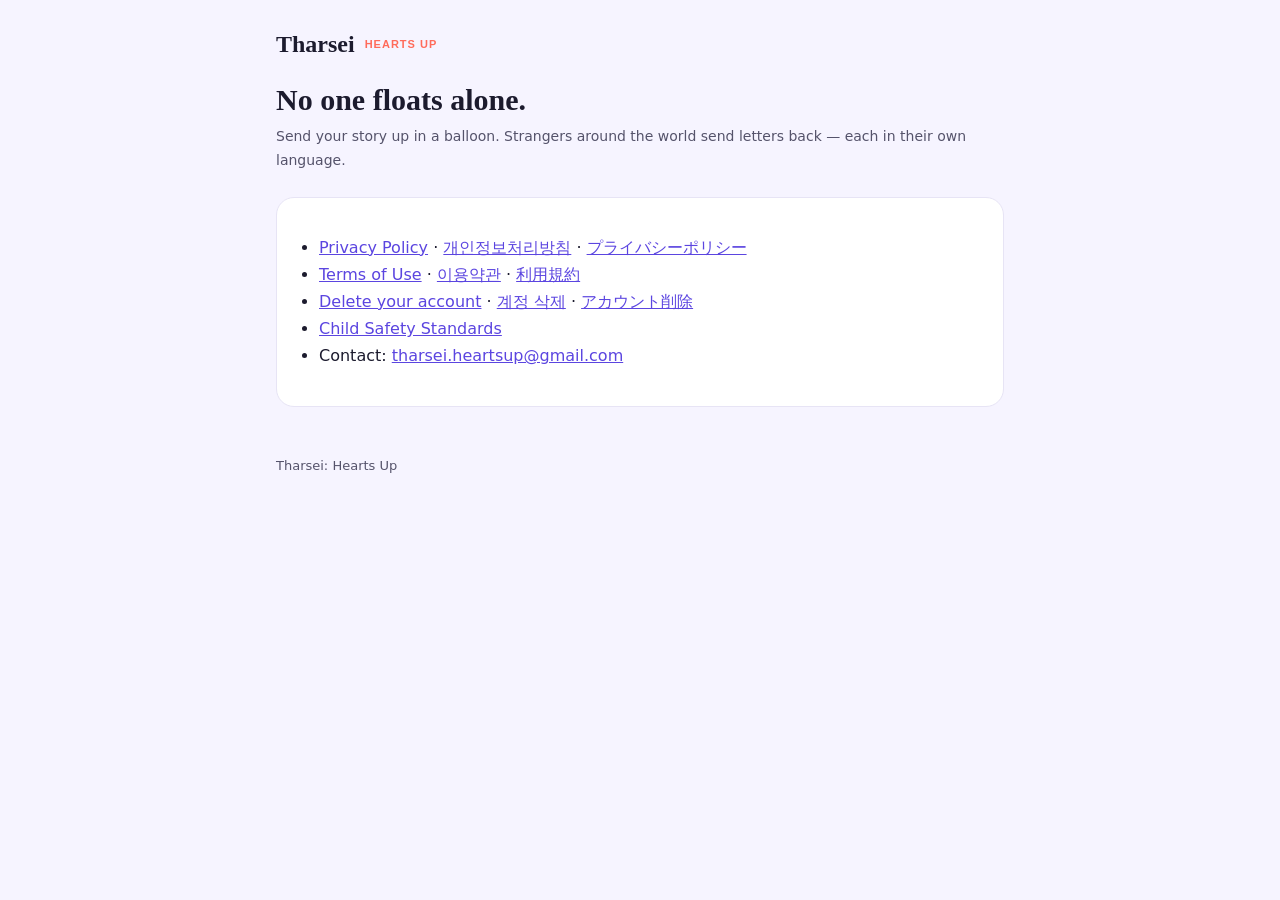
<file: index.html>
<!doctype html>
<html lang="en">
<head>
<meta charset="utf-8">
<meta name="viewport" content="width=device-width, initial-scale=1">
<title>Tharsei: Hearts Up</title>
<link rel="stylesheet" href="style.css">
</head>
<body>
<main>
<header class="site"><a href="./">Tharsei</a><span class="tag">HEARTS UP</span></header>
<h1>No one floats alone.</h1>
<p class="meta">Send your story up in a balloon. Strangers around the world send letters back — each in their own language.</p>
<div class="card">
<ul>
<li><a href="privacy/en.html">Privacy Policy</a> · <a href="privacy/">개인정보처리방침</a> · <a href="privacy/ja.html">プライバシーポリシー</a></li>
<li><a href="terms/en.html">Terms of Use</a> · <a href="terms/">이용약관</a> · <a href="terms/ja.html">利用規約</a></li>
<li><a href="delete-account/">Delete your account</a> · <a href="delete-account/#ko">계정 삭제</a> · <a href="delete-account/#ja">アカウント削除</a></li>
<li><a href="child-safety/">Child Safety Standards</a></li>
<li>Contact: <a href="mailto:tharsei.heartsup@gmail.com">tharsei.heartsup@gmail.com</a></li>
</ul>
</div>
<footer>Tharsei: Hearts Up</footer>
</main>
</body>
</html>
</file>
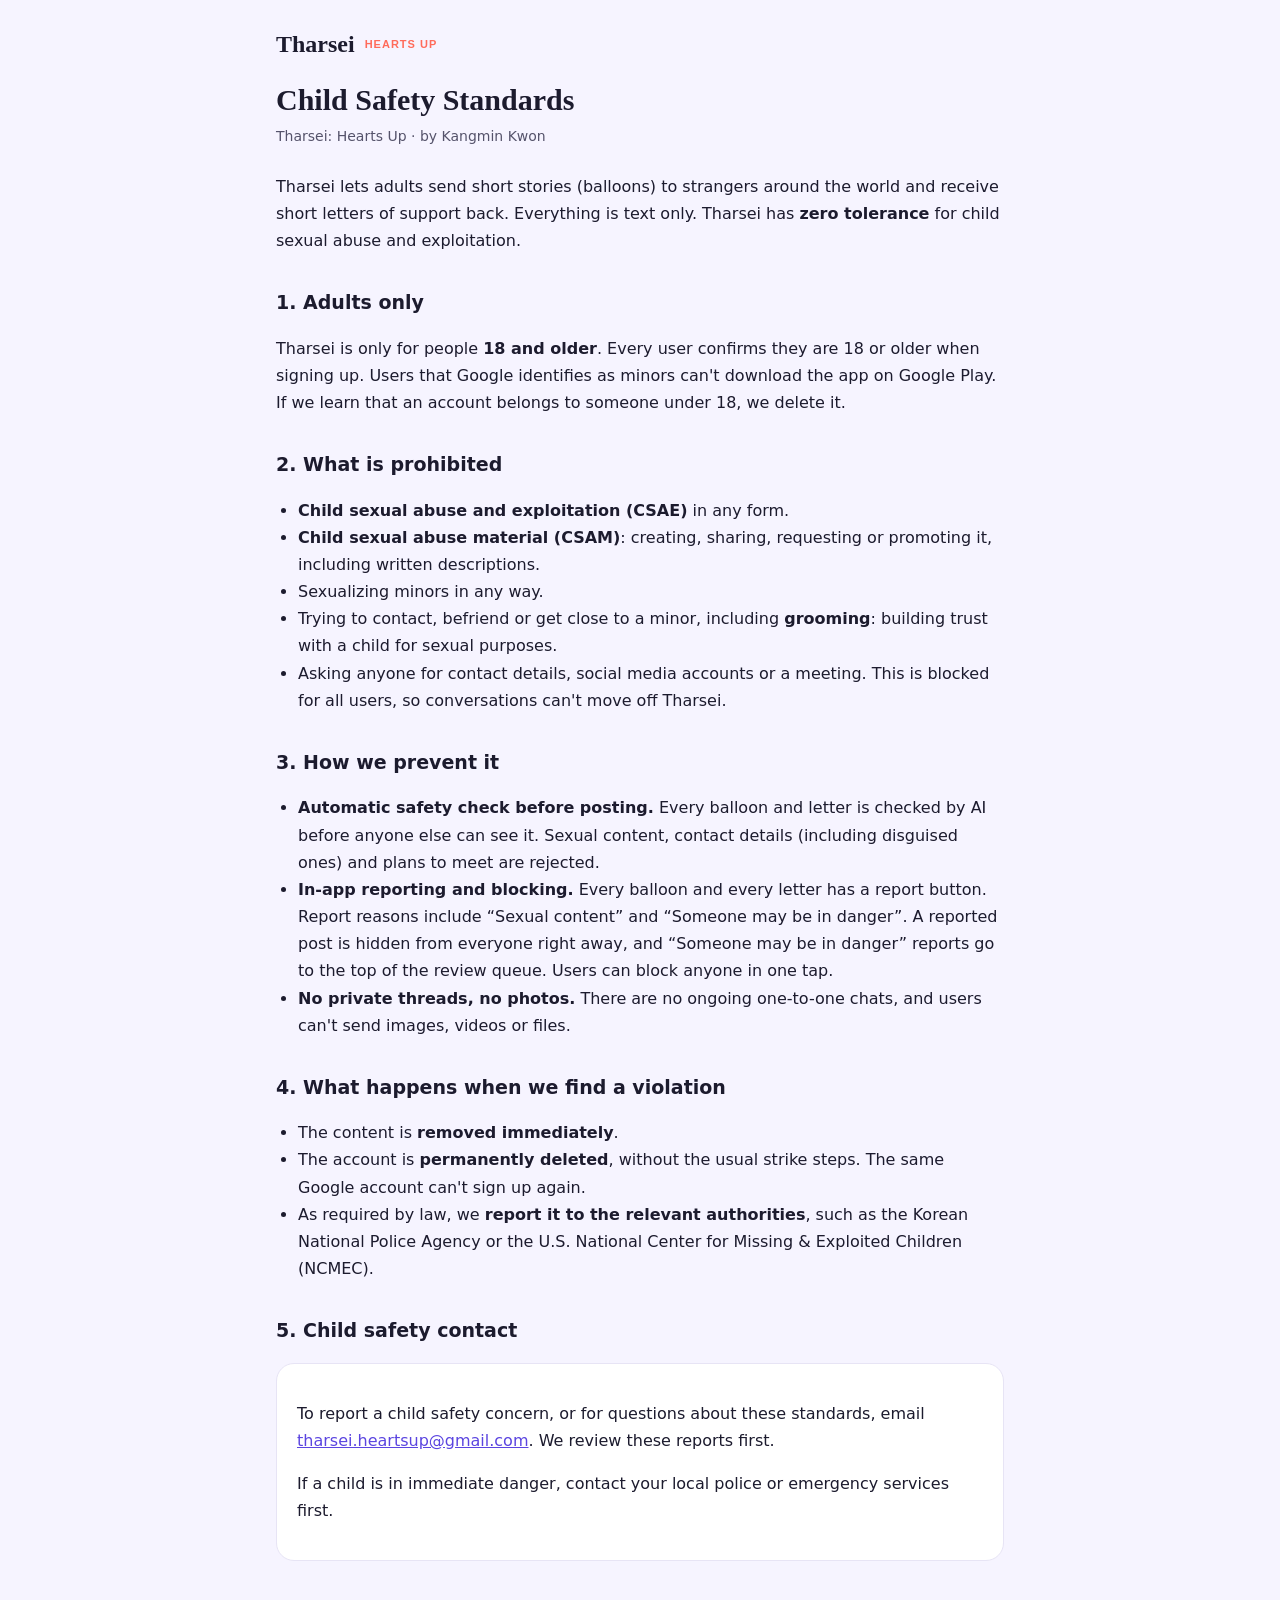
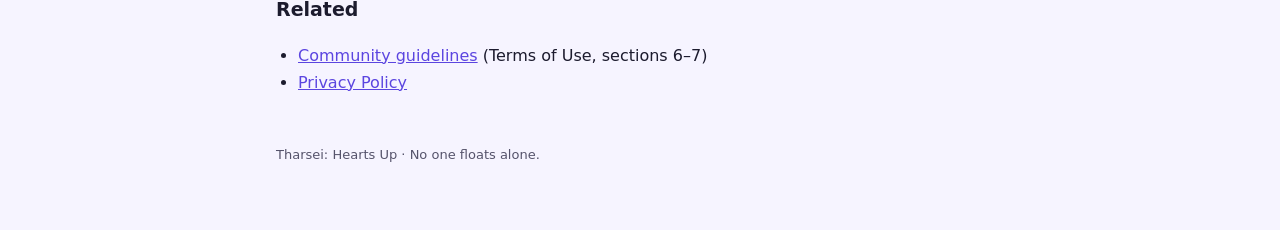
<file: child-safety/index.html>
<!doctype html>
<html lang="en">
<head>
<meta charset="utf-8">
<meta name="viewport" content="width=device-width, initial-scale=1">
<title>Child Safety Standards · Tharsei</title>
<link rel="stylesheet" href="../style.css">
</head>
<body>
<main>
<header class="site"><a href="../">Tharsei</a><span class="tag">HEARTS UP</span></header>

<h1>Child Safety Standards</h1>
<p class="meta">Tharsei: Hearts Up · by Kangmin Kwon</p>

<p>Tharsei lets adults send short stories (balloons) to strangers around the world and receive short letters of support back. Everything is text only. Tharsei has <strong>zero tolerance</strong> for child sexual abuse and exploitation.</p>

<h2>1. Adults only</h2>
<p>Tharsei is only for people <strong>18 and older</strong>. Every user confirms they are 18 or older when signing up. Users that Google identifies as minors can't download the app on Google Play. If we learn that an account belongs to someone under 18, we delete it.</p>

<h2>2. What is prohibited</h2>
<ul>
<li><strong>Child sexual abuse and exploitation (CSAE)</strong> in any form.</li>
<li><strong>Child sexual abuse material (CSAM)</strong>: creating, sharing, requesting or promoting it, including written descriptions.</li>
<li>Sexualizing minors in any way.</li>
<li>Trying to contact, befriend or get close to a minor, including <strong>grooming</strong>: building trust with a child for sexual purposes.</li>
<li>Asking anyone for contact details, social media accounts or a meeting. This is blocked for all users, so conversations can't move off Tharsei.</li>
</ul>

<h2>3. How we prevent it</h2>
<ul>
<li><strong>Automatic safety check before posting.</strong> Every balloon and letter is checked by AI before anyone else can see it. Sexual content, contact details (including disguised ones) and plans to meet are rejected.</li>
<li><strong>In-app reporting and blocking.</strong> Every balloon and every letter has a report button. Report reasons include “Sexual content” and “Someone may be in danger”. A reported post is hidden from everyone right away, and “Someone may be in danger” reports go to the top of the review queue. Users can block anyone in one tap.</li>
<li><strong>No private threads, no photos.</strong> There are no ongoing one-to-one chats, and users can't send images, videos or files.</li>
</ul>

<h2>4. What happens when we find a violation</h2>
<ul>
<li>The content is <strong>removed immediately</strong>.</li>
<li>The account is <strong>permanently deleted</strong>, without the usual strike steps. The same Google account can't sign up again.</li>
<li>As required by law, we <strong>report it to the relevant authorities</strong>, such as the Korean National Police Agency or the U.S. National Center for Missing &amp; Exploited Children (NCMEC).</li>
</ul>

<h2>5. Child safety contact</h2>
<div class="card">
<p>To report a child safety concern, or for questions about these standards, email <a href="mailto:tharsei.heartsup@gmail.com?subject=Child%20safety">tharsei.heartsup@gmail.com</a>. We review these reports first.</p>
<p>If a child is in immediate danger, contact your local police or emergency services first.</p>
</div>

<h2>Related</h2>
<ul>
<li><a href="../terms/en.html#not-allowed">Community guidelines</a> (Terms of Use, sections 6–7)</li>
<li><a href="../privacy/en.html">Privacy Policy</a></li>
</ul>

<footer>Tharsei: Hearts Up · No one floats alone.</footer>
</main>
</body>
</html>
</file>
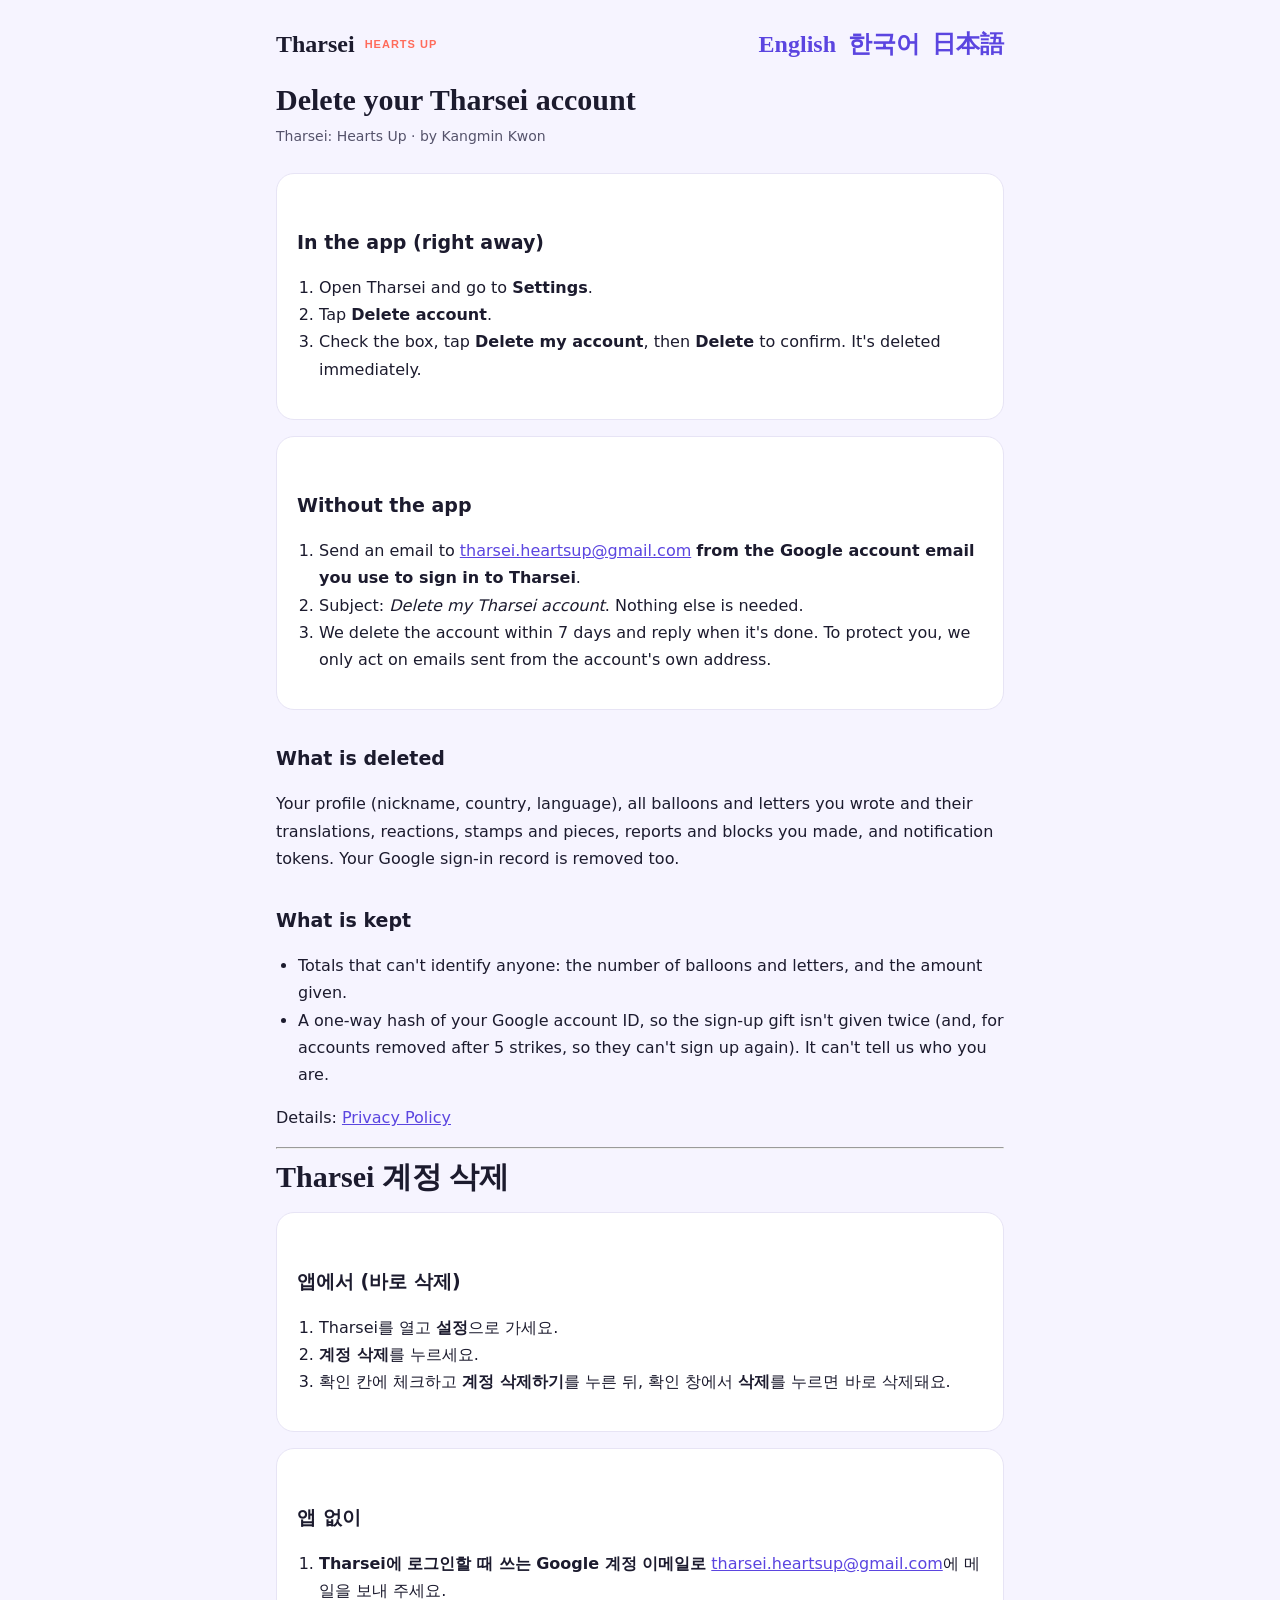
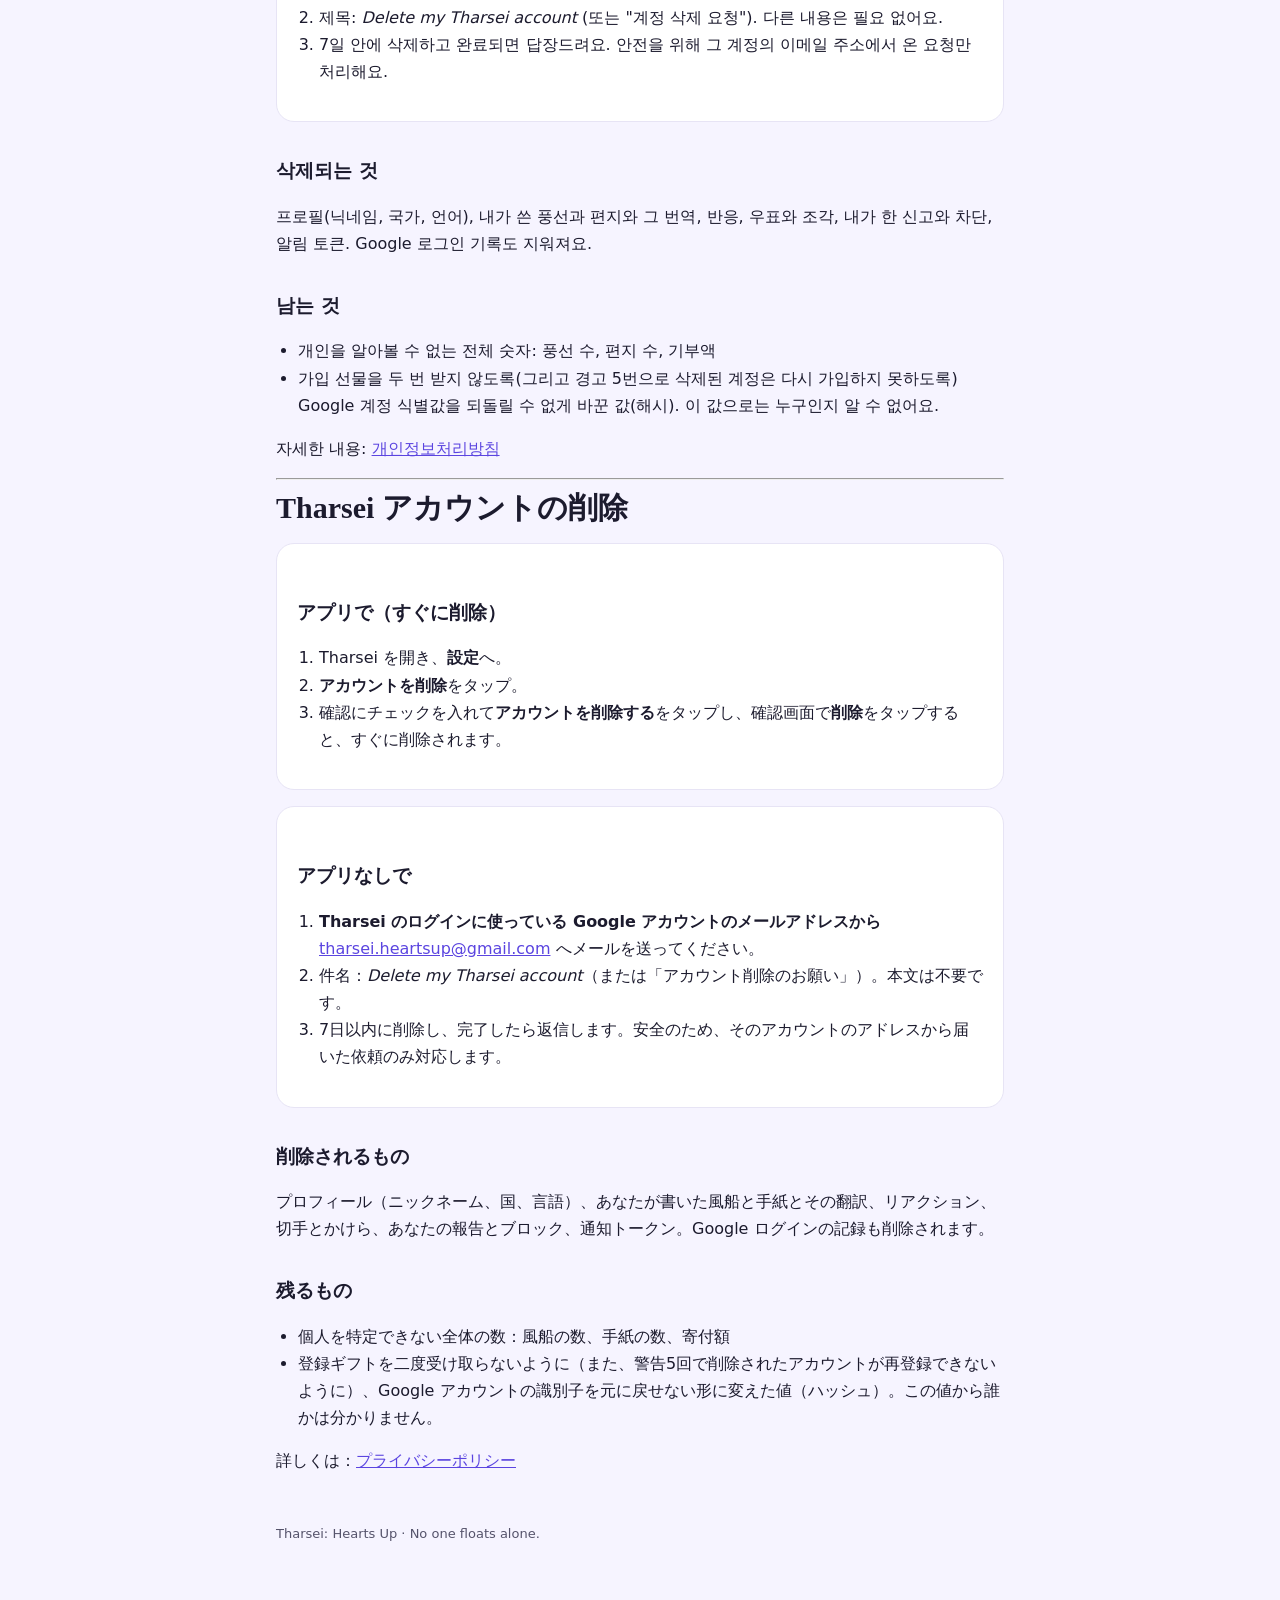
<file: delete-account/index.html>
<!doctype html>
<html lang="en">
<head>
<meta charset="utf-8">
<meta name="viewport" content="width=device-width, initial-scale=1">
<title>Delete your account · Tharsei</title>
<link rel="stylesheet" href="../style.css">
</head>
<body>
<main>
<header class="site"><a href="../">Tharsei</a><span class="tag">HEARTS UP</span>
<nav class="lang"><a href="#en">English</a><a href="#ko">한국어</a><a href="#ja">日本語</a></nav></header>

<section id="en" lang="en">
<h1>Delete your Tharsei account</h1>
<p class="meta">Tharsei: Hearts Up · by Kangmin Kwon</p>

<div class="card">
<h2>In the app (right away)</h2>
<ol>
<li>Open Tharsei and go to <strong>Settings</strong>.</li>
<li>Tap <strong>Delete account</strong>.</li>
<li>Check the box, tap <strong>Delete my account</strong>, then <strong>Delete</strong> to confirm. It's deleted immediately.</li>
</ol>
</div>

<div class="card">
<h2>Without the app</h2>
<ol>
<li>Send an email to <a href="mailto:tharsei.heartsup@gmail.com?subject=Delete%20my%20Tharsei%20account">tharsei.heartsup@gmail.com</a> <strong>from the Google account email you use to sign in to Tharsei</strong>.</li>
<li>Subject: <em>Delete my Tharsei account</em>. Nothing else is needed.</li>
<li>We delete the account within 7 days and reply when it's done. To protect you, we only act on emails sent from the account's own address.</li>
</ol>
</div>

<h2>What is deleted</h2>
<p>Your profile (nickname, country, language), all balloons and letters you wrote and their translations, reactions, stamps and pieces, reports and blocks you made, and notification tokens. Your Google sign-in record is removed too.</p>

<h2>What is kept</h2>
<ul>
<li>Totals that can't identify anyone: the number of balloons and letters, and the amount given.</li>
<li>A one-way hash of your Google account ID, so the sign-up gift isn't given twice (and, for accounts removed after 5 strikes, so they can't sign up again). It can't tell us who you are.</li>
</ul>
<p>Details: <a href="../privacy/en.html">Privacy Policy</a></p>
</section>

<hr>

<section id="ko" lang="ko">
<h1>Tharsei 계정 삭제</h1>

<div class="card">
<h2>앱에서 (바로 삭제)</h2>
<ol>
<li>Tharsei를 열고 <strong>설정</strong>으로 가세요.</li>
<li><strong>계정 삭제</strong>를 누르세요.</li>
<li>확인 칸에 체크하고 <strong>계정 삭제하기</strong>를 누른 뒤, 확인 창에서 <strong>삭제</strong>를 누르면 바로 삭제돼요.</li>
</ol>
</div>

<div class="card">
<h2>앱 없이</h2>
<ol>
<li><strong>Tharsei에 로그인할 때 쓰는 Google 계정 이메일로</strong> <a href="mailto:tharsei.heartsup@gmail.com?subject=Delete%20my%20Tharsei%20account">tharsei.heartsup@gmail.com</a>에 메일을 보내 주세요.</li>
<li>제목: <em>Delete my Tharsei account</em> (또는 "계정 삭제 요청"). 다른 내용은 필요 없어요.</li>
<li>7일 안에 삭제하고 완료되면 답장드려요. 안전을 위해 그 계정의 이메일 주소에서 온 요청만 처리해요.</li>
</ol>
</div>

<h2>삭제되는 것</h2>
<p>프로필(닉네임, 국가, 언어), 내가 쓴 풍선과 편지와 그 번역, 반응, 우표와 조각, 내가 한 신고와 차단, 알림 토큰. Google 로그인 기록도 지워져요.</p>

<h2>남는 것</h2>
<ul>
<li>개인을 알아볼 수 없는 전체 숫자: 풍선 수, 편지 수, 기부액</li>
<li>가입 선물을 두 번 받지 않도록(그리고 경고 5번으로 삭제된 계정은 다시 가입하지 못하도록) Google 계정 식별값을 되돌릴 수 없게 바꾼 값(해시). 이 값으로는 누구인지 알 수 없어요.</li>
</ul>
<p>자세한 내용: <a href="../privacy/">개인정보처리방침</a></p>
</section>

<hr>

<section id="ja" lang="ja">
<h1>Tharsei アカウントの削除</h1>

<div class="card">
<h2>アプリで（すぐに削除）</h2>
<ol>
<li>Tharsei を開き、<strong>設定</strong>へ。</li>
<li><strong>アカウントを削除</strong>をタップ。</li>
<li>確認にチェックを入れて<strong>アカウントを削除する</strong>をタップし、確認画面で<strong>削除</strong>をタップすると、すぐに削除されます。</li>
</ol>
</div>

<div class="card">
<h2>アプリなしで</h2>
<ol>
<li><strong>Tharsei のログインに使っている Google アカウントのメールアドレスから</strong> <a href="mailto:tharsei.heartsup@gmail.com?subject=Delete%20my%20Tharsei%20account">tharsei.heartsup@gmail.com</a> へメールを送ってください。</li>
<li>件名：<em>Delete my Tharsei account</em>（または「アカウント削除のお願い」）。本文は不要です。</li>
<li>7日以内に削除し、完了したら返信します。安全のため、そのアカウントのアドレスから届いた依頼のみ対応します。</li>
</ol>
</div>

<h2>削除されるもの</h2>
<p>プロフィール（ニックネーム、国、言語）、あなたが書いた風船と手紙とその翻訳、リアクション、切手とかけら、あなたの報告とブロック、通知トークン。Google ログインの記録も削除されます。</p>

<h2>残るもの</h2>
<ul>
<li>個人を特定できない全体の数：風船の数、手紙の数、寄付額</li>
<li>登録ギフトを二度受け取らないように（また、警告5回で削除されたアカウントが再登録できないように）、Google アカウントの識別子を元に戻せない形に変えた値（ハッシュ）。この値から誰かは分かりません。</li>
</ul>
<p>詳しくは：<a href="../privacy/ja.html">プライバシーポリシー</a></p>
</section>

<footer>Tharsei: Hearts Up · No one floats alone.</footer>
</main>
</body>
</html>
</file>
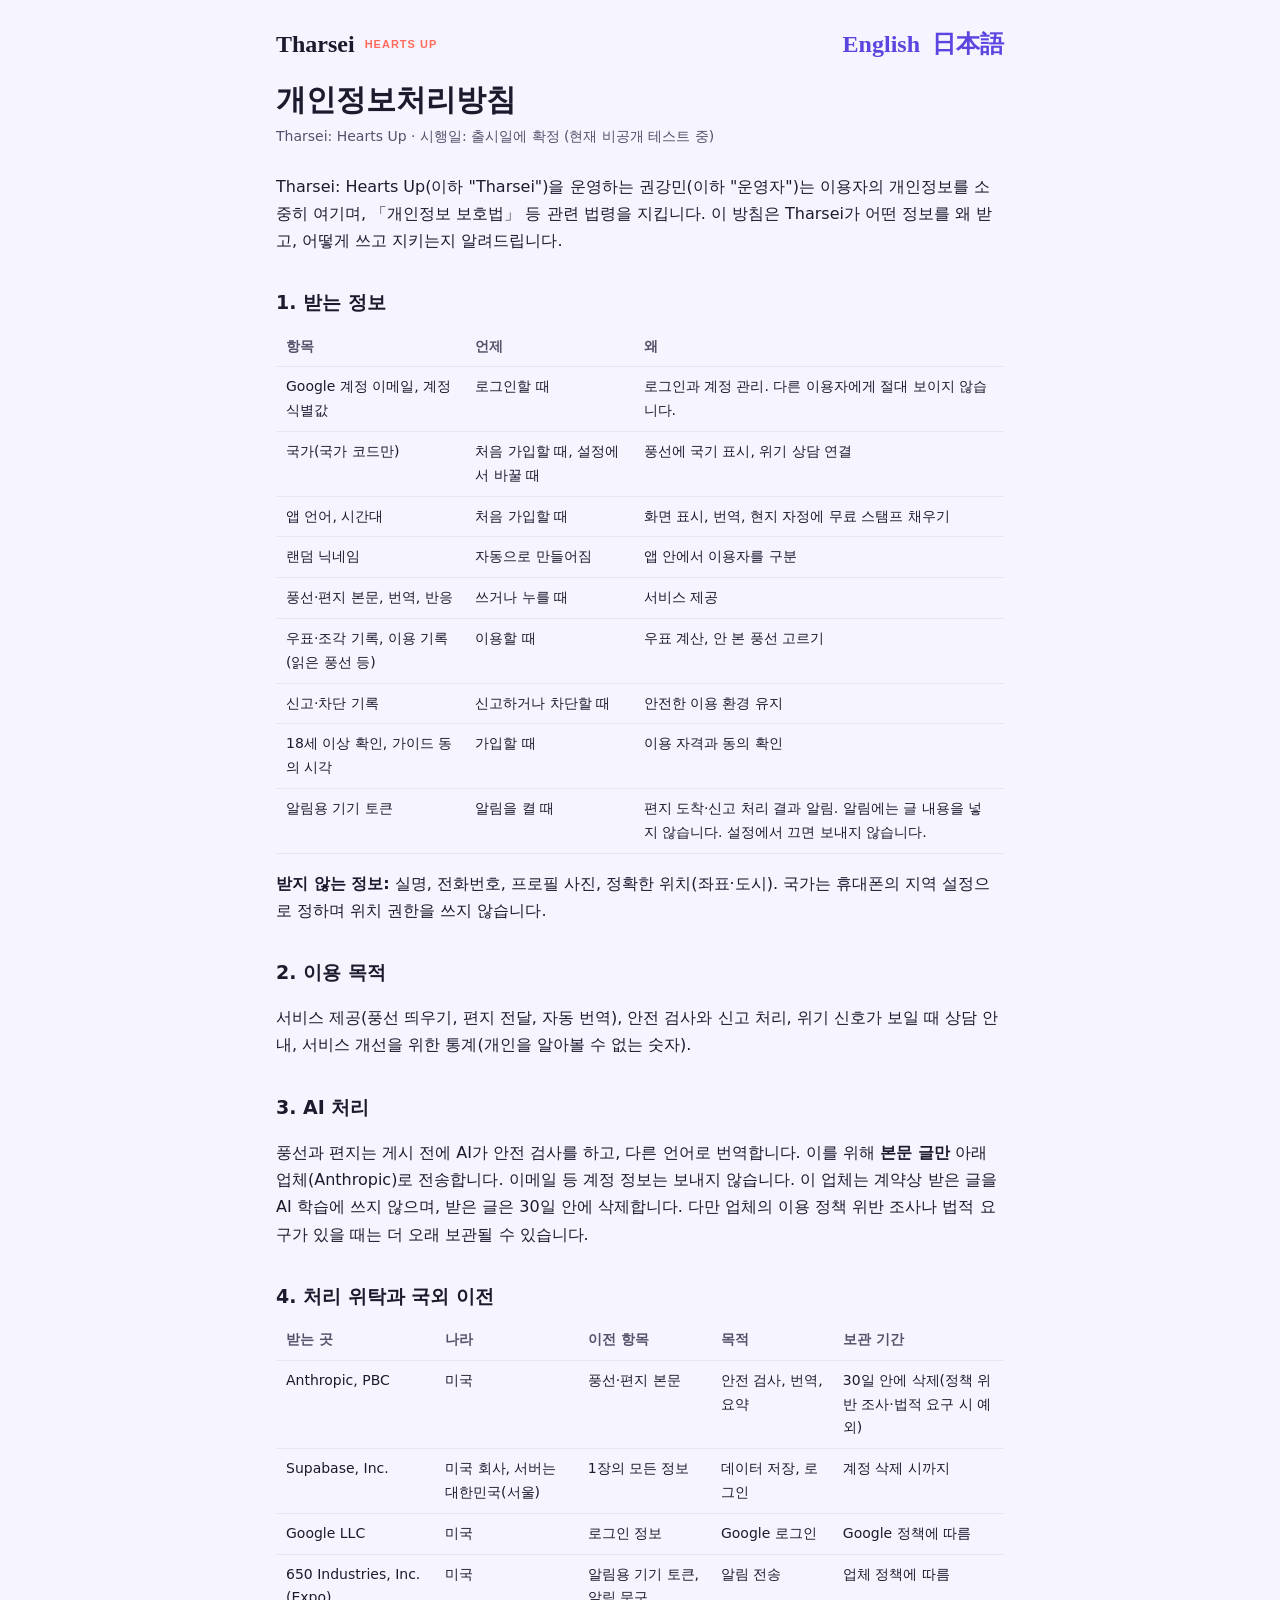
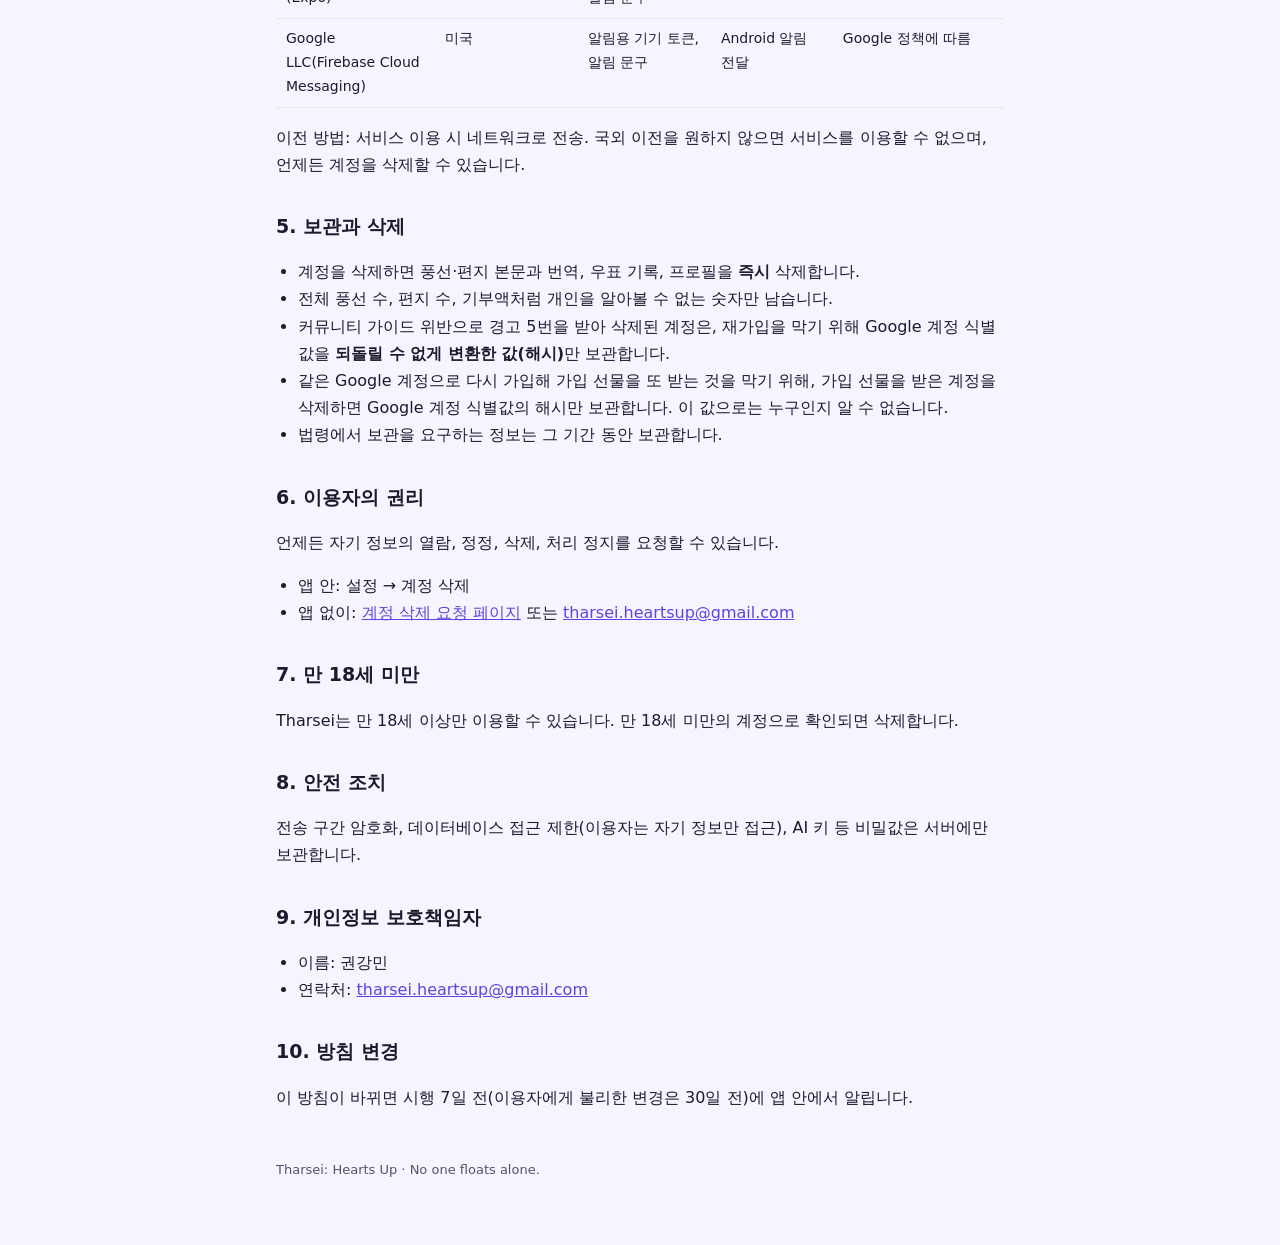
<file: privacy/index.html>
<!doctype html>
<html lang="ko">
<head>
<meta charset="utf-8">
<meta name="viewport" content="width=device-width, initial-scale=1">
<title>개인정보처리방침 · Tharsei</title>
<link rel="stylesheet" href="../style.css">
</head>
<body>
<main>
<header class="site"><a href="../">Tharsei</a><span class="tag">HEARTS UP</span>
<nav class="lang"><a href="en.html">English</a><a href="ja.html">日本語</a></nav></header>

<h1>개인정보처리방침</h1>
<p class="meta">Tharsei: Hearts Up · 시행일: 출시일에 확정 (현재 비공개 테스트 중)</p>

<p>Tharsei: Hearts Up(이하 "Tharsei")을 운영하는 권강민(이하 "운영자")는 이용자의 개인정보를 소중히 여기며, 「개인정보 보호법」 등 관련 법령을 지킵니다. 이 방침은 Tharsei가 어떤 정보를 왜 받고, 어떻게 쓰고 지키는지 알려드립니다.</p>

<h2>1. 받는 정보</h2>
<table>
<tr><th>항목</th><th>언제</th><th>왜</th></tr>
<tr><td>Google 계정 이메일, 계정 식별값</td><td>로그인할 때</td><td>로그인과 계정 관리. 다른 이용자에게 절대 보이지 않습니다.</td></tr>
<tr><td>국가(국가 코드만)</td><td>처음 가입할 때, 설정에서 바꿀 때</td><td>풍선에 국기 표시, 위기 상담 연결</td></tr>
<tr><td>앱 언어, 시간대</td><td>처음 가입할 때</td><td>화면 표시, 번역, 현지 자정에 무료 스탬프 채우기</td></tr>
<tr><td>랜덤 닉네임</td><td>자동으로 만들어짐</td><td>앱 안에서 이용자를 구분</td></tr>
<tr><td>풍선·편지 본문, 번역, 반응</td><td>쓰거나 누를 때</td><td>서비스 제공</td></tr>
<tr><td>우표·조각 기록, 이용 기록(읽은 풍선 등)</td><td>이용할 때</td><td>우표 계산, 안 본 풍선 고르기</td></tr>
<tr><td>신고·차단 기록</td><td>신고하거나 차단할 때</td><td>안전한 이용 환경 유지</td></tr>
<tr><td>18세 이상 확인, 가이드 동의 시각</td><td>가입할 때</td><td>이용 자격과 동의 확인</td></tr>
<tr><td>알림용 기기 토큰</td><td>알림을 켤 때</td><td>편지 도착·신고 처리 결과 알림. 알림에는 글 내용을 넣지 않습니다. 설정에서 끄면 보내지 않습니다.</td></tr>
</table>
<p><strong>받지 않는 정보:</strong> 실명, 전화번호, 프로필 사진, 정확한 위치(좌표·도시). 국가는 휴대폰의 지역 설정으로 정하며 위치 권한을 쓰지 않습니다.</p>

<h2>2. 이용 목적</h2>
<p>서비스 제공(풍선 띄우기, 편지 전달, 자동 번역), 안전 검사와 신고 처리, 위기 신호가 보일 때 상담 안내, 서비스 개선을 위한 통계(개인을 알아볼 수 없는 숫자).</p>

<h2>3. AI 처리</h2>
<p>풍선과 편지는 게시 전에 AI가 안전 검사를 하고, 다른 언어로 번역합니다. 이를 위해 <strong>본문 글만</strong> 아래 업체(Anthropic)로 전송합니다. 이메일 등 계정 정보는 보내지 않습니다. 이 업체는 계약상 받은 글을 AI 학습에 쓰지 않으며, 받은 글은 30일 안에 삭제합니다. 다만 업체의 이용 정책 위반 조사나 법적 요구가 있을 때는 더 오래 보관될 수 있습니다.</p>

<h2>4. 처리 위탁과 국외 이전</h2>
<table>
<tr><th>받는 곳</th><th>나라</th><th>이전 항목</th><th>목적</th><th>보관 기간</th></tr>
<tr><td>Anthropic, PBC</td><td>미국</td><td>풍선·편지 본문</td><td>안전 검사, 번역, 요약</td><td>30일 안에 삭제(정책 위반 조사·법적 요구 시 예외)</td></tr>
<tr><td>Supabase, Inc.</td><td>미국 회사, 서버는 대한민국(서울)</td><td>1장의 모든 정보</td><td>데이터 저장, 로그인</td><td>계정 삭제 시까지</td></tr>
<tr><td>Google LLC</td><td>미국</td><td>로그인 정보</td><td>Google 로그인</td><td>Google 정책에 따름</td></tr>
<tr><td>650 Industries, Inc.(Expo)</td><td>미국</td><td>알림용 기기 토큰, 알림 문구</td><td>알림 전송</td><td>업체 정책에 따름</td></tr>
<tr><td>Google LLC(Firebase Cloud Messaging)</td><td>미국</td><td>알림용 기기 토큰, 알림 문구</td><td>Android 알림 전달</td><td>Google 정책에 따름</td></tr>
</table>
<p>이전 방법: 서비스 이용 시 네트워크로 전송. 국외 이전을 원하지 않으면 서비스를 이용할 수 없으며, 언제든 계정을 삭제할 수 있습니다.</p>

<h2>5. 보관과 삭제</h2>
<ul>
<li>계정을 삭제하면 풍선·편지 본문과 번역, 우표 기록, 프로필을 <strong>즉시</strong> 삭제합니다.</li>
<li>전체 풍선 수, 편지 수, 기부액처럼 개인을 알아볼 수 없는 숫자만 남습니다.</li>
<li>커뮤니티 가이드 위반으로 경고 5번을 받아 삭제된 계정은, 재가입을 막기 위해 Google 계정 식별값을 <strong>되돌릴 수 없게 변환한 값(해시)</strong>만 보관합니다.</li>
<li>같은 Google 계정으로 다시 가입해 가입 선물을 또 받는 것을 막기 위해, 가입 선물을 받은 계정을 삭제하면 Google 계정 식별값의 해시만 보관합니다. 이 값으로는 누구인지 알 수 없습니다.</li>
<li>법령에서 보관을 요구하는 정보는 그 기간 동안 보관합니다.</li>
</ul>

<h2>6. 이용자의 권리</h2>
<p>언제든 자기 정보의 열람, 정정, 삭제, 처리 정지를 요청할 수 있습니다.</p>
<ul>
<li>앱 안: 설정 → 계정 삭제</li>
<li>앱 없이: <a href="../delete-account/">계정 삭제 요청 페이지</a> 또는 <a href="mailto:tharsei.heartsup@gmail.com">tharsei.heartsup@gmail.com</a></li>
</ul>

<h2>7. 만 18세 미만</h2>
<p>Tharsei는 만 18세 이상만 이용할 수 있습니다. 만 18세 미만의 계정으로 확인되면 삭제합니다.</p>

<h2>8. 안전 조치</h2>
<p>전송 구간 암호화, 데이터베이스 접근 제한(이용자는 자기 정보만 접근), AI 키 등 비밀값은 서버에만 보관합니다.</p>

<h2>9. 개인정보 보호책임자</h2>
<ul>
<li>이름: 권강민</li>
<li>연락처: <a href="mailto:tharsei.heartsup@gmail.com">tharsei.heartsup@gmail.com</a></li>
</ul>

<h2>10. 방침 변경</h2>
<p>이 방침이 바뀌면 시행 7일 전(이용자에게 불리한 변경은 30일 전)에 앱 안에서 알립니다.</p>

<footer>Tharsei: Hearts Up · No one floats alone.</footer>
</main>
</body>
</html>
</file>
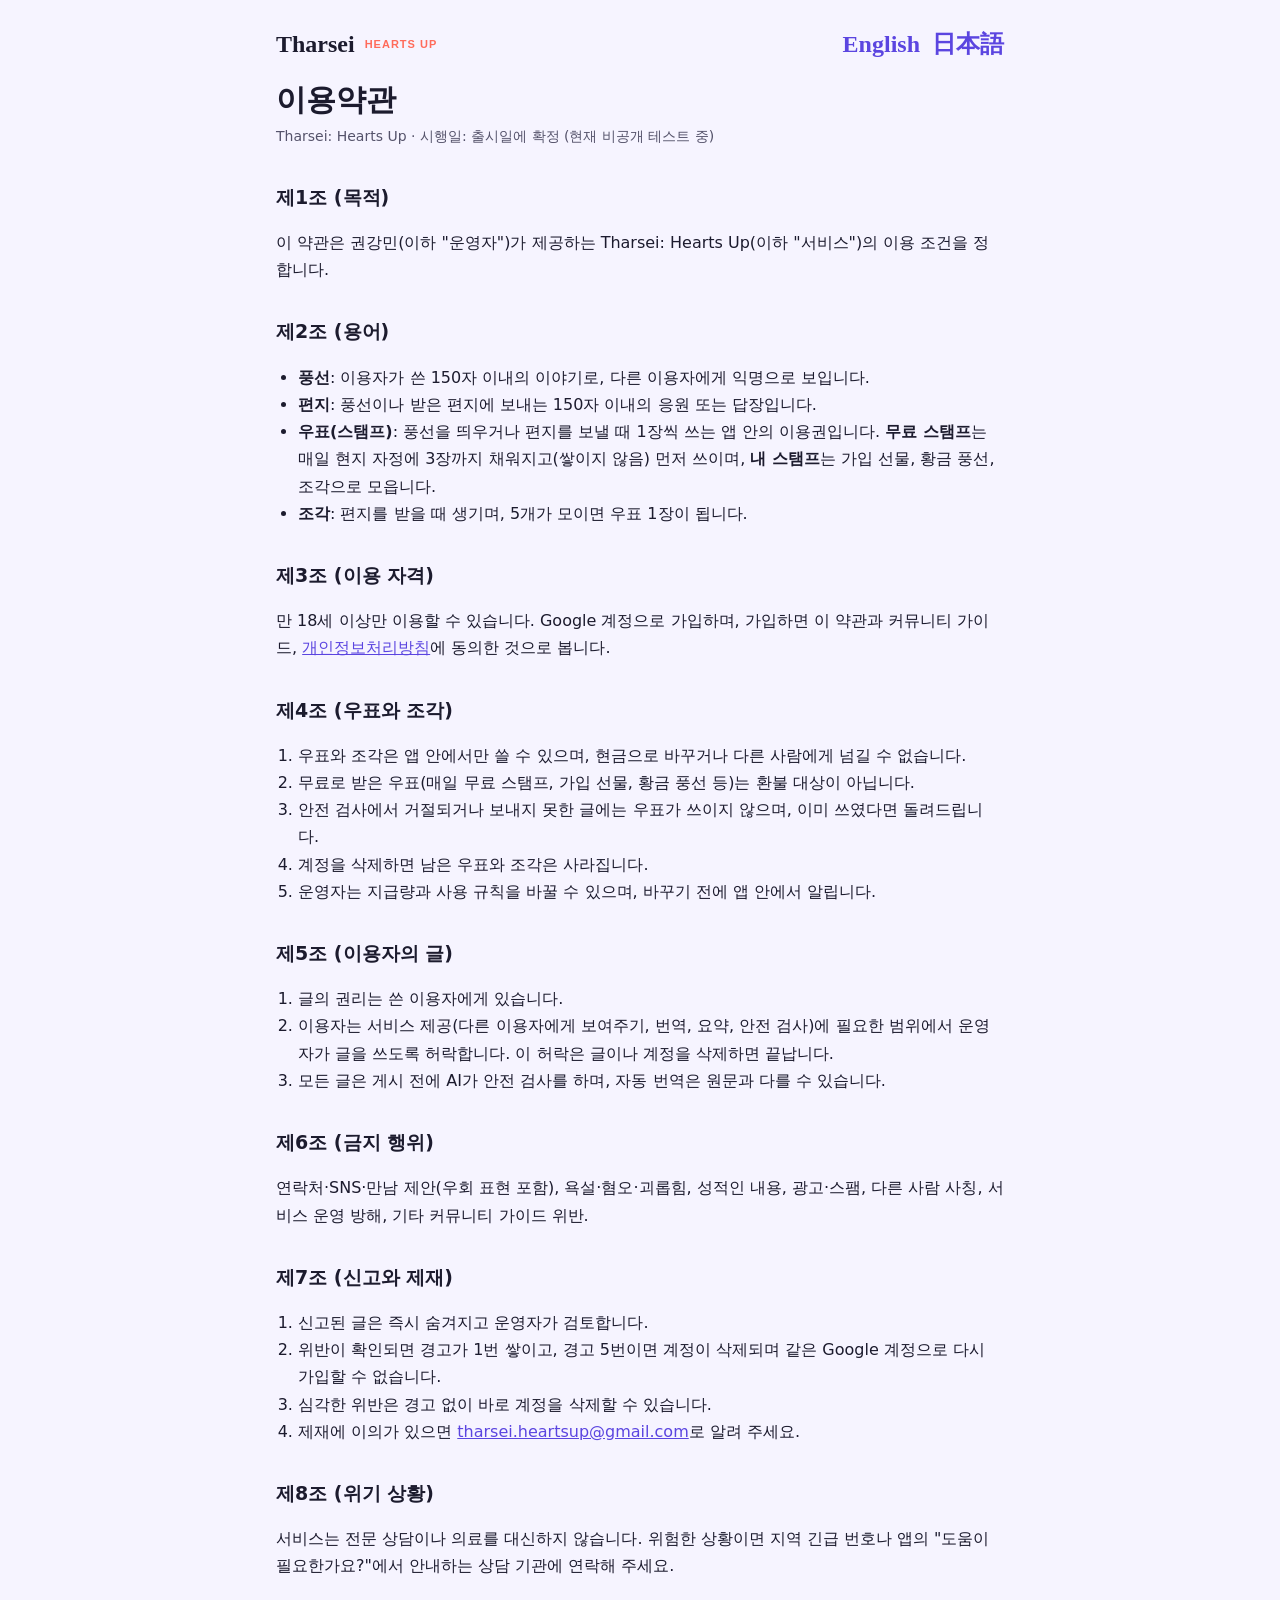
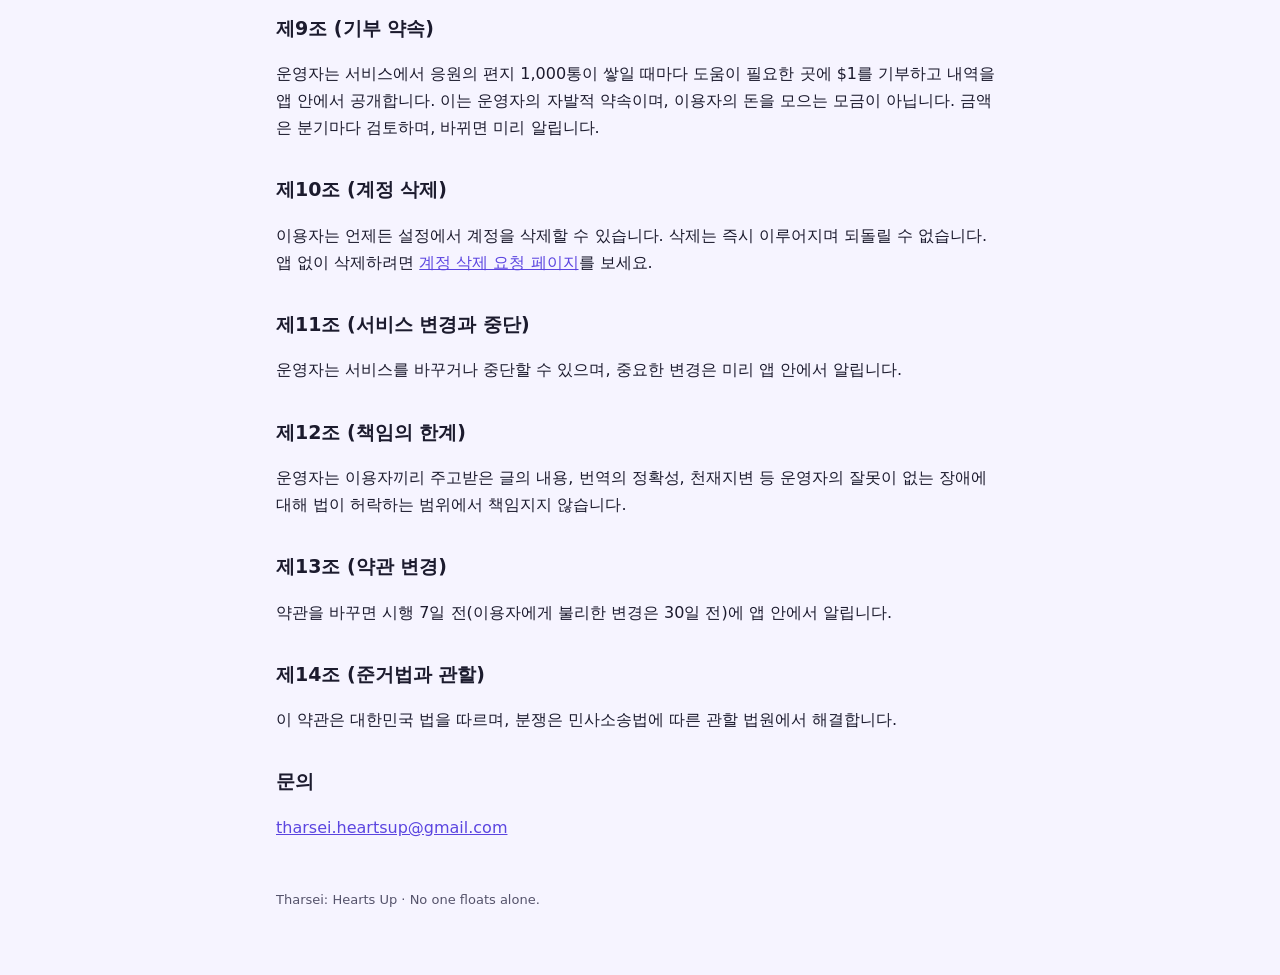
<file: terms/index.html>
<!doctype html>
<html lang="ko">
<head>
<meta charset="utf-8">
<meta name="viewport" content="width=device-width, initial-scale=1">
<title>이용약관 · Tharsei</title>
<link rel="stylesheet" href="../style.css">
</head>
<body>
<main>
<header class="site"><a href="../">Tharsei</a><span class="tag">HEARTS UP</span>
<nav class="lang"><a href="en.html">English</a><a href="ja.html">日本語</a></nav></header>

<h1>이용약관</h1>
<p class="meta">Tharsei: Hearts Up · 시행일: 출시일에 확정 (현재 비공개 테스트 중)</p>

<h2>제1조 (목적)</h2>
<p>이 약관은 권강민(이하 "운영자")가 제공하는 Tharsei: Hearts Up(이하 "서비스")의 이용 조건을 정합니다.</p>

<h2>제2조 (용어)</h2>
<ul>
<li><strong>풍선</strong>: 이용자가 쓴 150자 이내의 이야기로, 다른 이용자에게 익명으로 보입니다.</li>
<li><strong>편지</strong>: 풍선이나 받은 편지에 보내는 150자 이내의 응원 또는 답장입니다.</li>
<li><strong>우표(스탬프)</strong>: 풍선을 띄우거나 편지를 보낼 때 1장씩 쓰는 앱 안의 이용권입니다. <strong>무료 스탬프</strong>는 매일 현지 자정에 3장까지 채워지고(쌓이지 않음) 먼저 쓰이며, <strong>내 스탬프</strong>는 가입 선물, 황금 풍선, 조각으로 모읍니다.</li>
<li><strong>조각</strong>: 편지를 받을 때 생기며, 5개가 모이면 우표 1장이 됩니다.</li>
</ul>

<h2>제3조 (이용 자격)</h2>
<p>만 18세 이상만 이용할 수 있습니다. Google 계정으로 가입하며, 가입하면 이 약관과 커뮤니티 가이드, <a href="../privacy/">개인정보처리방침</a>에 동의한 것으로 봅니다.</p>

<h2>제4조 (우표와 조각)</h2>
<ol>
<li>우표와 조각은 앱 안에서만 쓸 수 있으며, 현금으로 바꾸거나 다른 사람에게 넘길 수 없습니다.</li>
<li>무료로 받은 우표(매일 무료 스탬프, 가입 선물, 황금 풍선 등)는 환불 대상이 아닙니다.</li>
<li>안전 검사에서 거절되거나 보내지 못한 글에는 우표가 쓰이지 않으며, 이미 쓰였다면 돌려드립니다.</li>
<li>계정을 삭제하면 남은 우표와 조각은 사라집니다.</li>
<li>운영자는 지급량과 사용 규칙을 바꿀 수 있으며, 바꾸기 전에 앱 안에서 알립니다.</li>
</ol>

<h2>제5조 (이용자의 글)</h2>
<ol>
<li>글의 권리는 쓴 이용자에게 있습니다.</li>
<li>이용자는 서비스 제공(다른 이용자에게 보여주기, 번역, 요약, 안전 검사)에 필요한 범위에서 운영자가 글을 쓰도록 허락합니다. 이 허락은 글이나 계정을 삭제하면 끝납니다.</li>
<li>모든 글은 게시 전에 AI가 안전 검사를 하며, 자동 번역은 원문과 다를 수 있습니다.</li>
</ol>

<h2>제6조 (금지 행위)</h2>
<p>연락처·SNS·만남 제안(우회 표현 포함), 욕설·혐오·괴롭힘, 성적인 내용, 광고·스팸, 다른 사람 사칭, 서비스 운영 방해, 기타 커뮤니티 가이드 위반.</p>

<h2>제7조 (신고와 제재)</h2>
<ol>
<li>신고된 글은 즉시 숨겨지고 운영자가 검토합니다.</li>
<li>위반이 확인되면 경고가 1번 쌓이고, 경고 5번이면 계정이 삭제되며 같은 Google 계정으로 다시 가입할 수 없습니다.</li>
<li>심각한 위반은 경고 없이 바로 계정을 삭제할 수 있습니다.</li>
<li>제재에 이의가 있으면 <a href="mailto:tharsei.heartsup@gmail.com">tharsei.heartsup@gmail.com</a>로 알려 주세요.</li>
</ol>

<h2>제8조 (위기 상황)</h2>
<p>서비스는 전문 상담이나 의료를 대신하지 않습니다. 위험한 상황이면 지역 긴급 번호나 앱의 "도움이 필요한가요?"에서 안내하는 상담 기관에 연락해 주세요.</p>

<h2>제9조 (기부 약속)</h2>
<p>운영자는 서비스에서 응원의 편지 1,000통이 쌓일 때마다 도움이 필요한 곳에 $1를 기부하고 내역을 앱 안에서 공개합니다. 이는 운영자의 자발적 약속이며, 이용자의 돈을 모으는 모금이 아닙니다. 금액은 분기마다 검토하며, 바뀌면 미리 알립니다.</p>

<h2>제10조 (계정 삭제)</h2>
<p>이용자는 언제든 설정에서 계정을 삭제할 수 있습니다. 삭제는 즉시 이루어지며 되돌릴 수 없습니다. 앱 없이 삭제하려면 <a href="../delete-account/#ko">계정 삭제 요청 페이지</a>를 보세요.</p>

<h2>제11조 (서비스 변경과 중단)</h2>
<p>운영자는 서비스를 바꾸거나 중단할 수 있으며, 중요한 변경은 미리 앱 안에서 알립니다.</p>

<h2>제12조 (책임의 한계)</h2>
<p>운영자는 이용자끼리 주고받은 글의 내용, 번역의 정확성, 천재지변 등 운영자의 잘못이 없는 장애에 대해 법이 허락하는 범위에서 책임지지 않습니다.</p>

<h2>제13조 (약관 변경)</h2>
<p>약관을 바꾸면 시행 7일 전(이용자에게 불리한 변경은 30일 전)에 앱 안에서 알립니다.</p>

<h2>제14조 (준거법과 관할)</h2>
<p>이 약관은 대한민국 법을 따르며, 분쟁은 민사소송법에 따른 관할 법원에서 해결합니다.</p>

<h2>문의</h2>
<p><a href="mailto:tharsei.heartsup@gmail.com">tharsei.heartsup@gmail.com</a></p>

<footer>Tharsei: Hearts Up · No one floats alone.</footer>
</main>
</body>
</html>
</file>
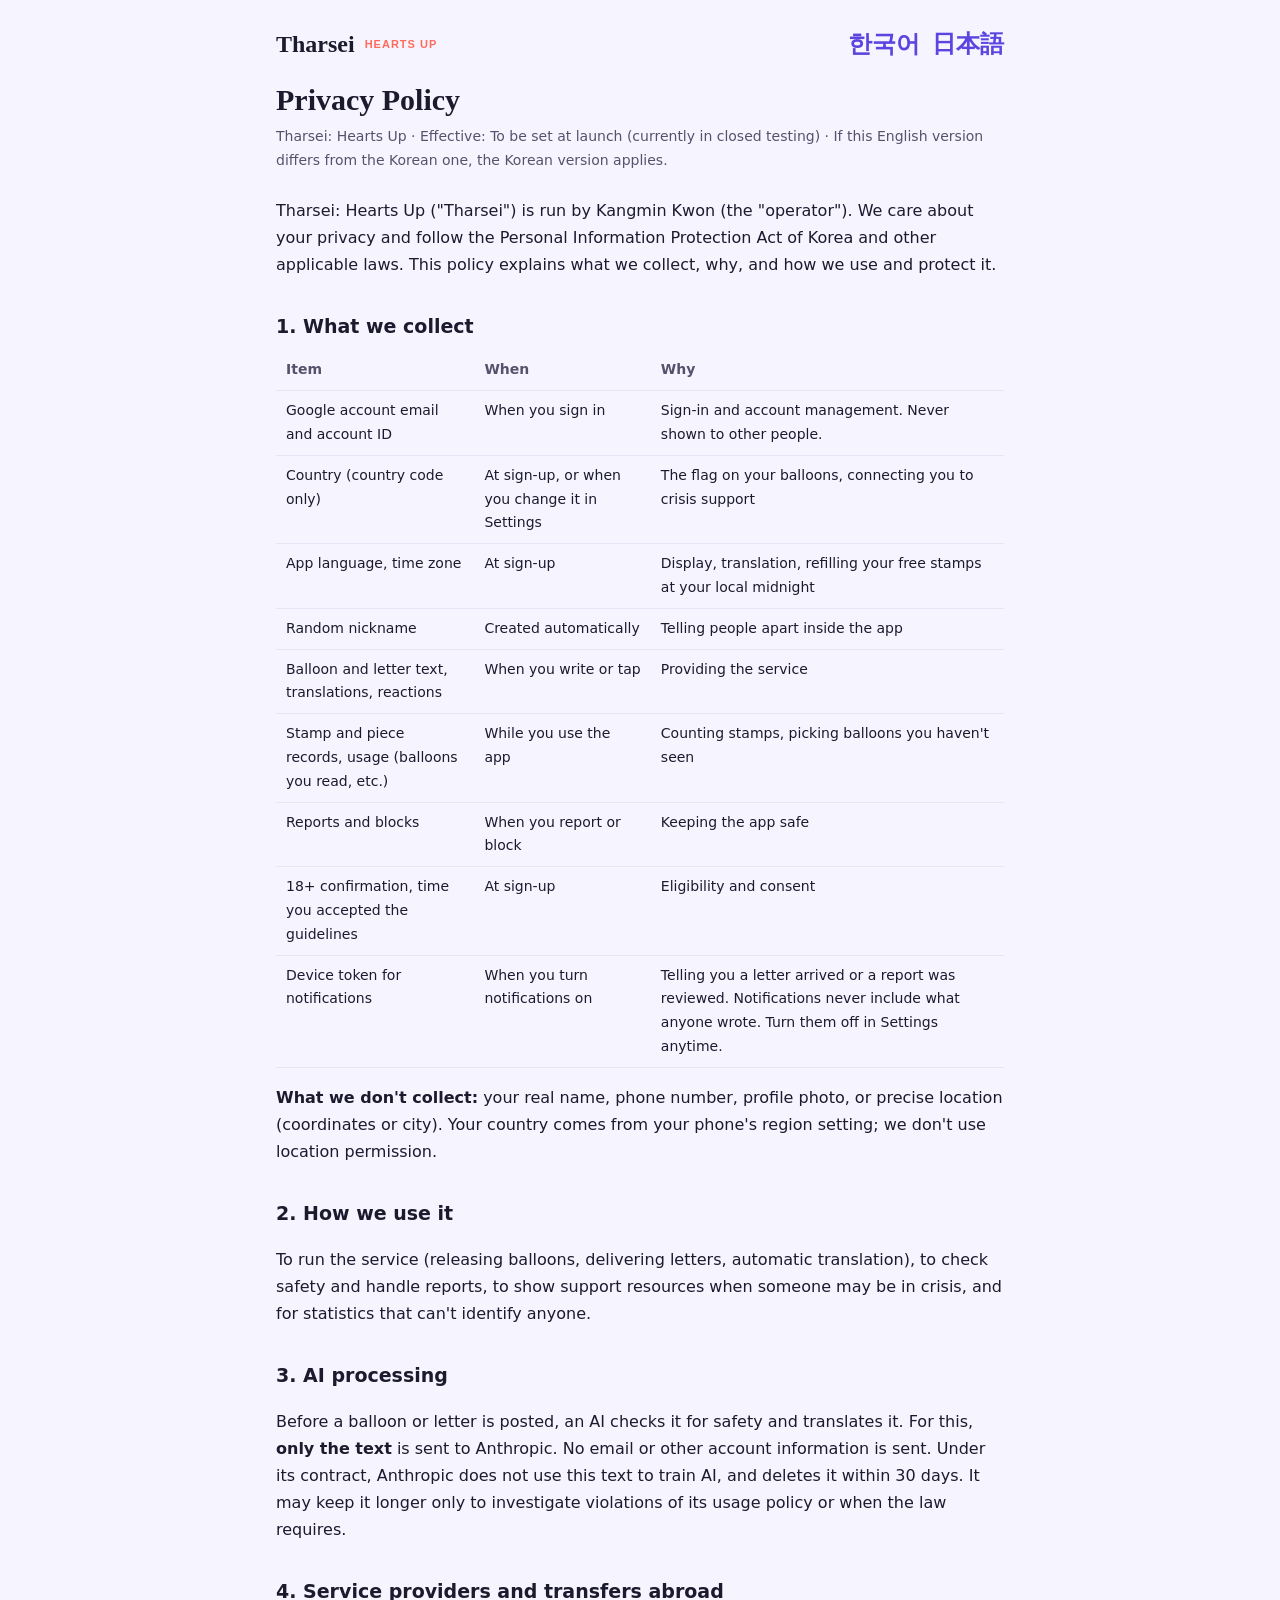
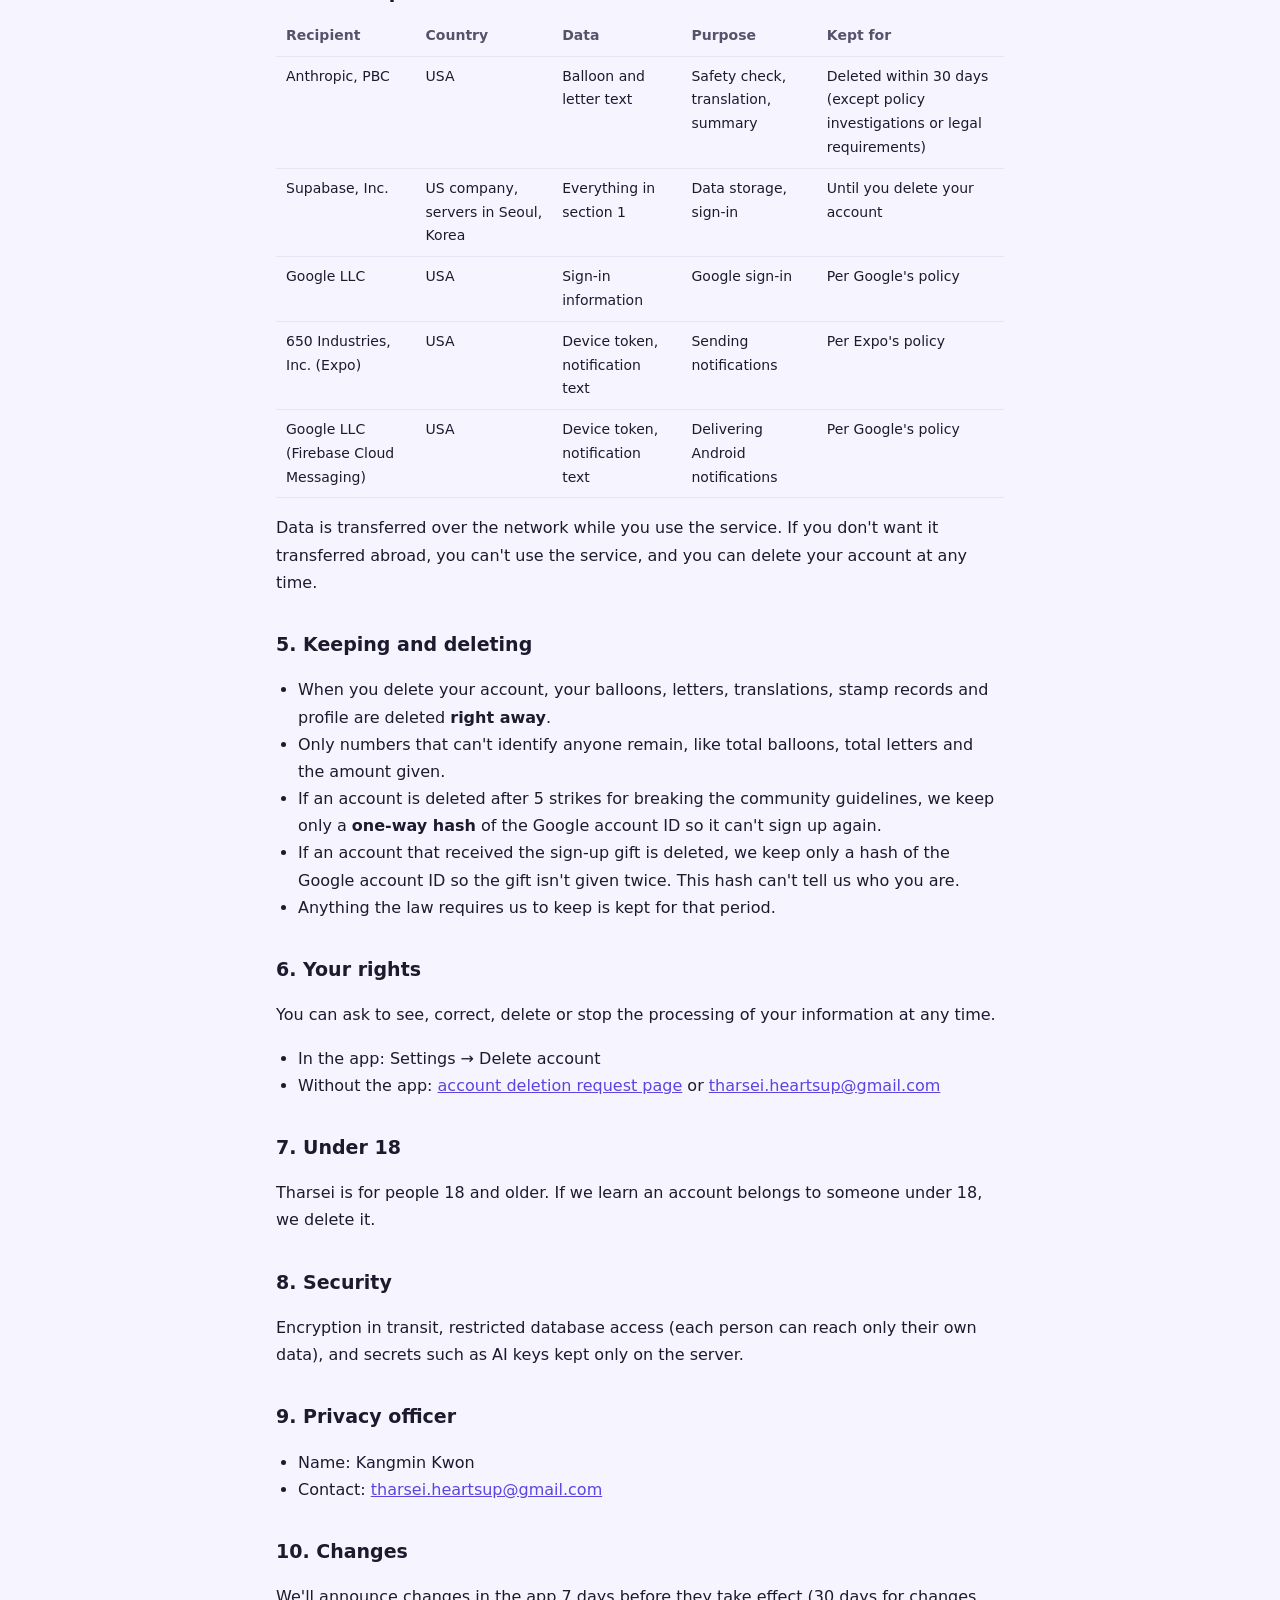
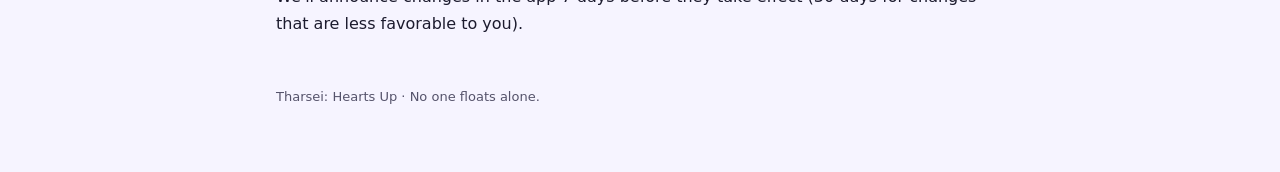
<file: privacy/en.html>
<!doctype html>
<html lang="en">
<head>
<meta charset="utf-8">
<meta name="viewport" content="width=device-width, initial-scale=1">
<title>Privacy Policy · Tharsei</title>
<link rel="stylesheet" href="../style.css">
</head>
<body>
<main>
<header class="site"><a href="../">Tharsei</a><span class="tag">HEARTS UP</span>
<nav class="lang"><a href="./">한국어</a><a href="ja.html">日本語</a></nav></header>

<h1>Privacy Policy</h1>
<p class="meta">Tharsei: Hearts Up · Effective: To be set at launch (currently in closed testing) · If this English version differs from the Korean one, the Korean version applies.</p>

<p>Tharsei: Hearts Up ("Tharsei") is run by Kangmin Kwon (the "operator"). We care about your privacy and follow the Personal Information Protection Act of Korea and other applicable laws. This policy explains what we collect, why, and how we use and protect it.</p>

<h2>1. What we collect</h2>
<table>
<tr><th>Item</th><th>When</th><th>Why</th></tr>
<tr><td>Google account email and account ID</td><td>When you sign in</td><td>Sign-in and account management. Never shown to other people.</td></tr>
<tr><td>Country (country code only)</td><td>At sign-up, or when you change it in Settings</td><td>The flag on your balloons, connecting you to crisis support</td></tr>
<tr><td>App language, time zone</td><td>At sign-up</td><td>Display, translation, refilling your free stamps at your local midnight</td></tr>
<tr><td>Random nickname</td><td>Created automatically</td><td>Telling people apart inside the app</td></tr>
<tr><td>Balloon and letter text, translations, reactions</td><td>When you write or tap</td><td>Providing the service</td></tr>
<tr><td>Stamp and piece records, usage (balloons you read, etc.)</td><td>While you use the app</td><td>Counting stamps, picking balloons you haven't seen</td></tr>
<tr><td>Reports and blocks</td><td>When you report or block</td><td>Keeping the app safe</td></tr>
<tr><td>18+ confirmation, time you accepted the guidelines</td><td>At sign-up</td><td>Eligibility and consent</td></tr>
<tr><td>Device token for notifications</td><td>When you turn notifications on</td><td>Telling you a letter arrived or a report was reviewed. Notifications never include what anyone wrote. Turn them off in Settings anytime.</td></tr>
</table>
<p><strong>What we don't collect:</strong> your real name, phone number, profile photo, or precise location (coordinates or city). Your country comes from your phone's region setting; we don't use location permission.</p>

<h2>2. How we use it</h2>
<p>To run the service (releasing balloons, delivering letters, automatic translation), to check safety and handle reports, to show support resources when someone may be in crisis, and for statistics that can't identify anyone.</p>

<h2>3. AI processing</h2>
<p>Before a balloon or letter is posted, an AI checks it for safety and translates it. For this, <strong>only the text</strong> is sent to Anthropic. No email or other account information is sent. Under its contract, Anthropic does not use this text to train AI, and deletes it within 30 days. It may keep it longer only to investigate violations of its usage policy or when the law requires.</p>

<h2>4. Service providers and transfers abroad</h2>
<table>
<tr><th>Recipient</th><th>Country</th><th>Data</th><th>Purpose</th><th>Kept for</th></tr>
<tr><td>Anthropic, PBC</td><td>USA</td><td>Balloon and letter text</td><td>Safety check, translation, summary</td><td>Deleted within 30 days (except policy investigations or legal requirements)</td></tr>
<tr><td>Supabase, Inc.</td><td>US company, servers in Seoul, Korea</td><td>Everything in section 1</td><td>Data storage, sign-in</td><td>Until you delete your account</td></tr>
<tr><td>Google LLC</td><td>USA</td><td>Sign-in information</td><td>Google sign-in</td><td>Per Google's policy</td></tr>
<tr><td>650 Industries, Inc. (Expo)</td><td>USA</td><td>Device token, notification text</td><td>Sending notifications</td><td>Per Expo's policy</td></tr>
<tr><td>Google LLC (Firebase Cloud Messaging)</td><td>USA</td><td>Device token, notification text</td><td>Delivering Android notifications</td><td>Per Google's policy</td></tr>
</table>
<p>Data is transferred over the network while you use the service. If you don't want it transferred abroad, you can't use the service, and you can delete your account at any time.</p>

<h2>5. Keeping and deleting</h2>
<ul>
<li>When you delete your account, your balloons, letters, translations, stamp records and profile are deleted <strong>right away</strong>.</li>
<li>Only numbers that can't identify anyone remain, like total balloons, total letters and the amount given.</li>
<li>If an account is deleted after 5 strikes for breaking the community guidelines, we keep only a <strong>one-way hash</strong> of the Google account ID so it can't sign up again.</li>
<li>If an account that received the sign-up gift is deleted, we keep only a hash of the Google account ID so the gift isn't given twice. This hash can't tell us who you are.</li>
<li>Anything the law requires us to keep is kept for that period.</li>
</ul>

<h2>6. Your rights</h2>
<p>You can ask to see, correct, delete or stop the processing of your information at any time.</p>
<ul>
<li>In the app: Settings → Delete account</li>
<li>Without the app: <a href="../delete-account/">account deletion request page</a> or <a href="mailto:tharsei.heartsup@gmail.com">tharsei.heartsup@gmail.com</a></li>
</ul>

<h2>7. Under 18</h2>
<p>Tharsei is for people 18 and older. If we learn an account belongs to someone under 18, we delete it.</p>

<h2>8. Security</h2>
<p>Encryption in transit, restricted database access (each person can reach only their own data), and secrets such as AI keys kept only on the server.</p>

<h2>9. Privacy officer</h2>
<ul>
<li>Name: Kangmin Kwon</li>
<li>Contact: <a href="mailto:tharsei.heartsup@gmail.com">tharsei.heartsup@gmail.com</a></li>
</ul>

<h2>10. Changes</h2>
<p>We'll announce changes in the app 7 days before they take effect (30 days for changes that are less favorable to you).</p>

<footer>Tharsei: Hearts Up · No one floats alone.</footer>
</main>
</body>
</html>
</file>
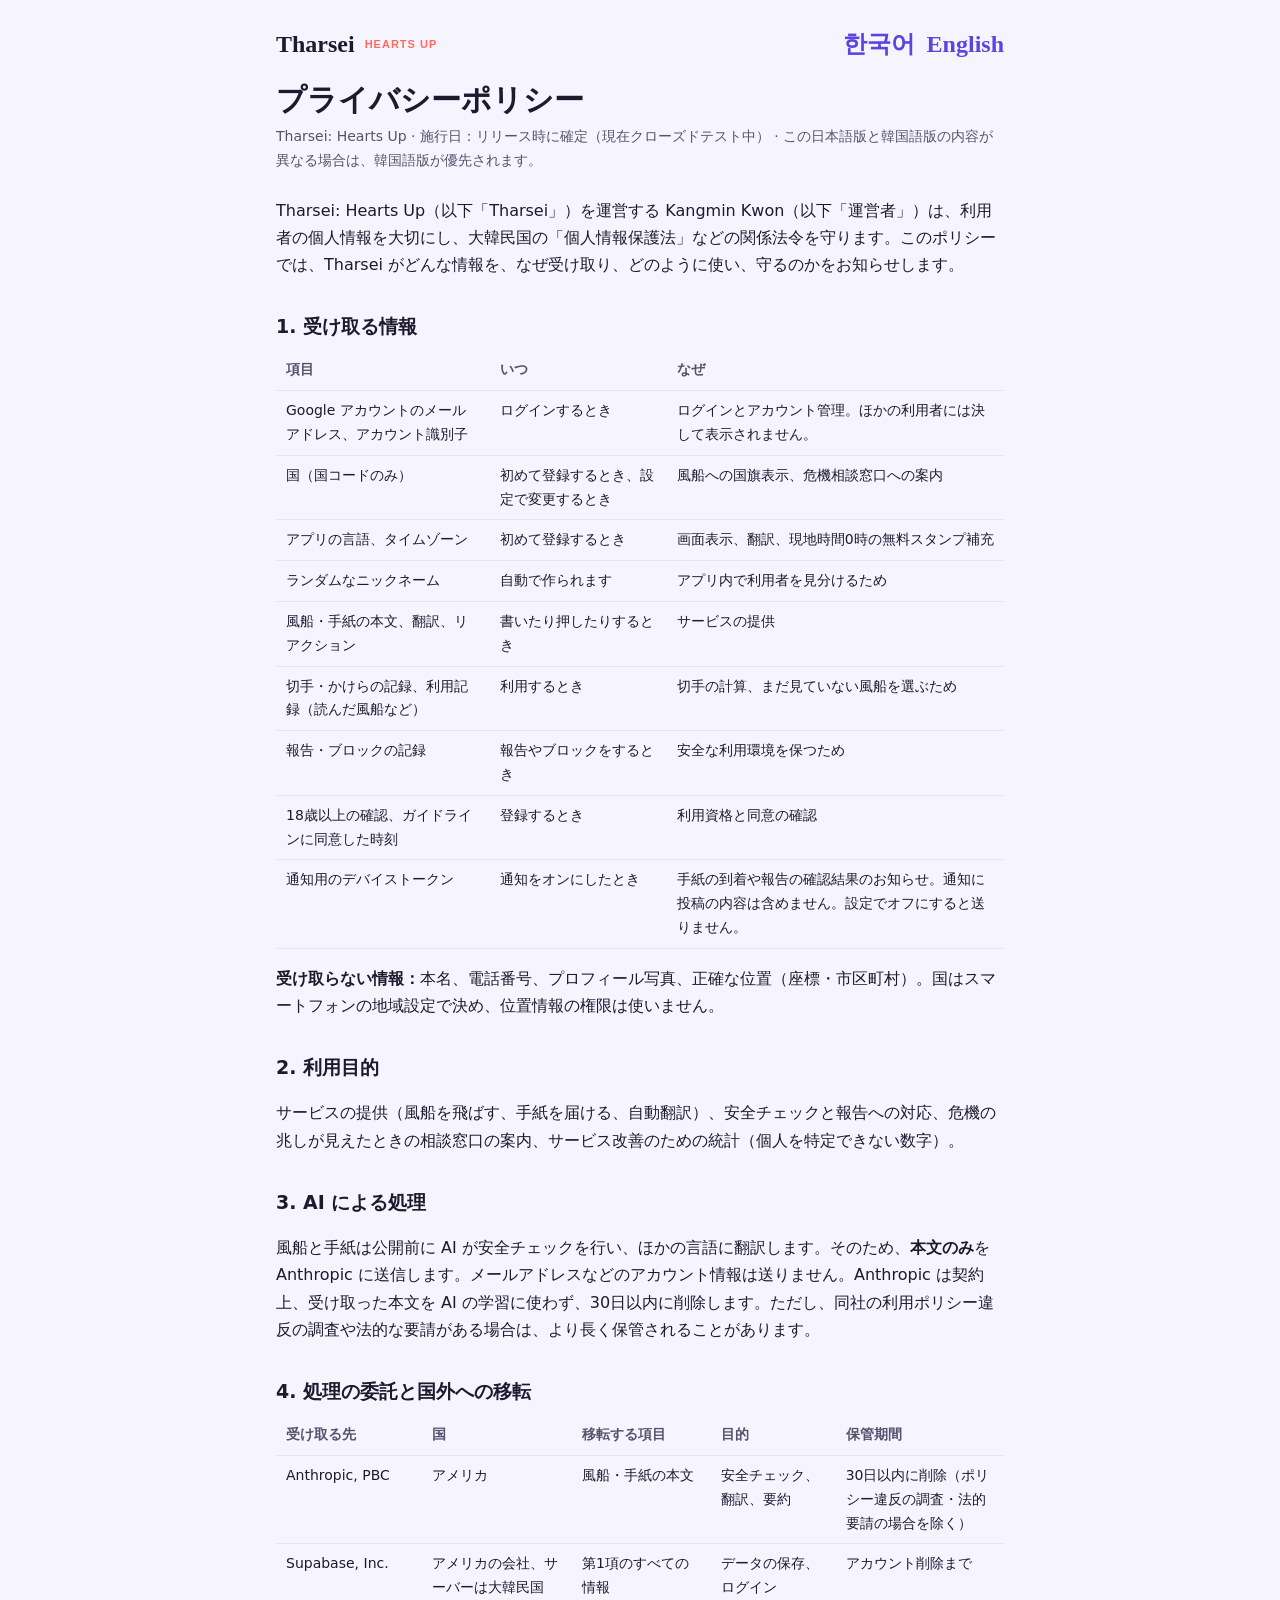
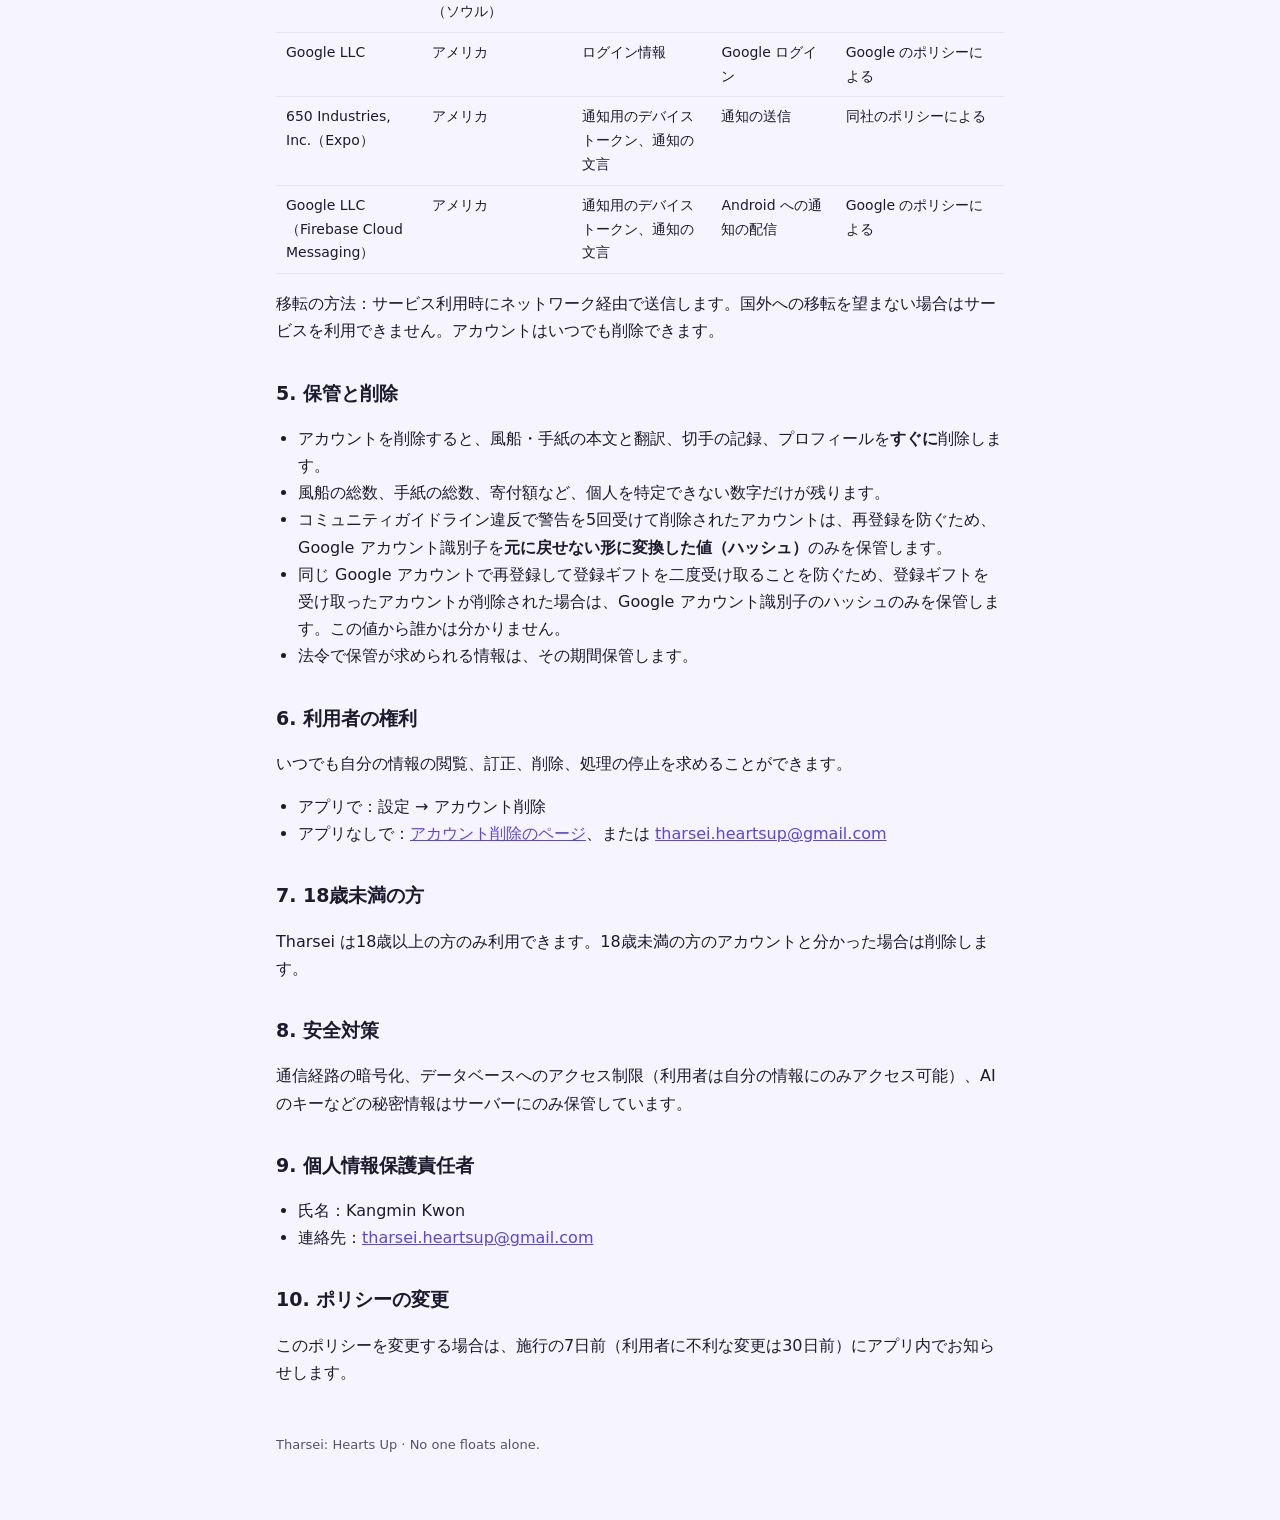
<file: privacy/ja.html>
<!doctype html>
<html lang="ja">
<head>
<meta charset="utf-8">
<meta name="viewport" content="width=device-width, initial-scale=1">
<title>プライバシーポリシー · Tharsei</title>
<link rel="stylesheet" href="../style.css">
</head>
<body>
<main>
<header class="site"><a href="../">Tharsei</a><span class="tag">HEARTS UP</span>
<nav class="lang"><a href="./">한국어</a><a href="en.html">English</a></nav></header>

<h1>プライバシーポリシー</h1>
<p class="meta">Tharsei: Hearts Up · 施行日：リリース時に確定（現在クローズドテスト中） · この日本語版と韓国語版の内容が異なる場合は、韓国語版が優先されます。</p>

<p>Tharsei: Hearts Up（以下「Tharsei」）を運営する Kangmin Kwon（以下「運営者」）は、利用者の個人情報を大切にし、大韓民国の「個人情報保護法」などの関係法令を守ります。このポリシーでは、Tharsei がどんな情報を、なぜ受け取り、どのように使い、守るのかをお知らせします。</p>

<h2>1. 受け取る情報</h2>
<table>
<tr><th>項目</th><th>いつ</th><th>なぜ</th></tr>
<tr><td>Google アカウントのメールアドレス、アカウント識別子</td><td>ログインするとき</td><td>ログインとアカウント管理。ほかの利用者には決して表示されません。</td></tr>
<tr><td>国（国コードのみ）</td><td>初めて登録するとき、設定で変更するとき</td><td>風船への国旗表示、危機相談窓口への案内</td></tr>
<tr><td>アプリの言語、タイムゾーン</td><td>初めて登録するとき</td><td>画面表示、翻訳、現地時間0時の無料スタンプ補充</td></tr>
<tr><td>ランダムなニックネーム</td><td>自動で作られます</td><td>アプリ内で利用者を見分けるため</td></tr>
<tr><td>風船・手紙の本文、翻訳、リアクション</td><td>書いたり押したりするとき</td><td>サービスの提供</td></tr>
<tr><td>切手・かけらの記録、利用記録（読んだ風船など）</td><td>利用するとき</td><td>切手の計算、まだ見ていない風船を選ぶため</td></tr>
<tr><td>報告・ブロックの記録</td><td>報告やブロックをするとき</td><td>安全な利用環境を保つため</td></tr>
<tr><td>18歳以上の確認、ガイドラインに同意した時刻</td><td>登録するとき</td><td>利用資格と同意の確認</td></tr>
<tr><td>通知用のデバイストークン</td><td>通知をオンにしたとき</td><td>手紙の到着や報告の確認結果のお知らせ。通知に投稿の内容は含めません。設定でオフにすると送りません。</td></tr>
</table>
<p><strong>受け取らない情報：</strong>本名、電話番号、プロフィール写真、正確な位置（座標・市区町村）。国はスマートフォンの地域設定で決め、位置情報の権限は使いません。</p>

<h2>2. 利用目的</h2>
<p>サービスの提供（風船を飛ばす、手紙を届ける、自動翻訳）、安全チェックと報告への対応、危機の兆しが見えたときの相談窓口の案内、サービス改善のための統計（個人を特定できない数字）。</p>

<h2>3. AI による処理</h2>
<p>風船と手紙は公開前に AI が安全チェックを行い、ほかの言語に翻訳します。そのため、<strong>本文のみ</strong>を Anthropic に送信します。メールアドレスなどのアカウント情報は送りません。Anthropic は契約上、受け取った本文を AI の学習に使わず、30日以内に削除します。ただし、同社の利用ポリシー違反の調査や法的な要請がある場合は、より長く保管されることがあります。</p>

<h2>4. 処理の委託と国外への移転</h2>
<table>
<tr><th>受け取る先</th><th>国</th><th>移転する項目</th><th>目的</th><th>保管期間</th></tr>
<tr><td>Anthropic, PBC</td><td>アメリカ</td><td>風船・手紙の本文</td><td>安全チェック、翻訳、要約</td><td>30日以内に削除（ポリシー違反の調査・法的要請の場合を除く）</td></tr>
<tr><td>Supabase, Inc.</td><td>アメリカの会社、サーバーは大韓民国（ソウル）</td><td>第1項のすべての情報</td><td>データの保存、ログイン</td><td>アカウント削除まで</td></tr>
<tr><td>Google LLC</td><td>アメリカ</td><td>ログイン情報</td><td>Google ログイン</td><td>Google のポリシーによる</td></tr>
<tr><td>650 Industries, Inc.（Expo）</td><td>アメリカ</td><td>通知用のデバイストークン、通知の文言</td><td>通知の送信</td><td>同社のポリシーによる</td></tr>
<tr><td>Google LLC（Firebase Cloud Messaging）</td><td>アメリカ</td><td>通知用のデバイストークン、通知の文言</td><td>Android への通知の配信</td><td>Google のポリシーによる</td></tr>
</table>
<p>移転の方法：サービス利用時にネットワーク経由で送信します。国外への移転を望まない場合はサービスを利用できません。アカウントはいつでも削除できます。</p>

<h2>5. 保管と削除</h2>
<ul>
<li>アカウントを削除すると、風船・手紙の本文と翻訳、切手の記録、プロフィールを<strong>すぐに</strong>削除します。</li>
<li>風船の総数、手紙の総数、寄付額など、個人を特定できない数字だけが残ります。</li>
<li>コミュニティガイドライン違反で警告を5回受けて削除されたアカウントは、再登録を防ぐため、Google アカウント識別子を<strong>元に戻せない形に変換した値（ハッシュ）</strong>のみを保管します。</li>
<li>同じ Google アカウントで再登録して登録ギフトを二度受け取ることを防ぐため、登録ギフトを受け取ったアカウントが削除された場合は、Google アカウント識別子のハッシュのみを保管します。この値から誰かは分かりません。</li>
<li>法令で保管が求められる情報は、その期間保管します。</li>
</ul>

<h2>6. 利用者の権利</h2>
<p>いつでも自分の情報の閲覧、訂正、削除、処理の停止を求めることができます。</p>
<ul>
<li>アプリで：設定 → アカウント削除</li>
<li>アプリなしで：<a href="../delete-account/#ja">アカウント削除のページ</a>、または <a href="mailto:tharsei.heartsup@gmail.com">tharsei.heartsup@gmail.com</a></li>
</ul>

<h2>7. 18歳未満の方</h2>
<p>Tharsei は18歳以上の方のみ利用できます。18歳未満の方のアカウントと分かった場合は削除します。</p>

<h2>8. 安全対策</h2>
<p>通信経路の暗号化、データベースへのアクセス制限（利用者は自分の情報にのみアクセス可能）、AI のキーなどの秘密情報はサーバーにのみ保管しています。</p>

<h2>9. 個人情報保護責任者</h2>
<ul>
<li>氏名：Kangmin Kwon</li>
<li>連絡先：<a href="mailto:tharsei.heartsup@gmail.com">tharsei.heartsup@gmail.com</a></li>
</ul>

<h2>10. ポリシーの変更</h2>
<p>このポリシーを変更する場合は、施行の7日前（利用者に不利な変更は30日前）にアプリ内でお知らせします。</p>

<footer>Tharsei: Hearts Up · No one floats alone.</footer>
</main>
</body>
</html>
</file>
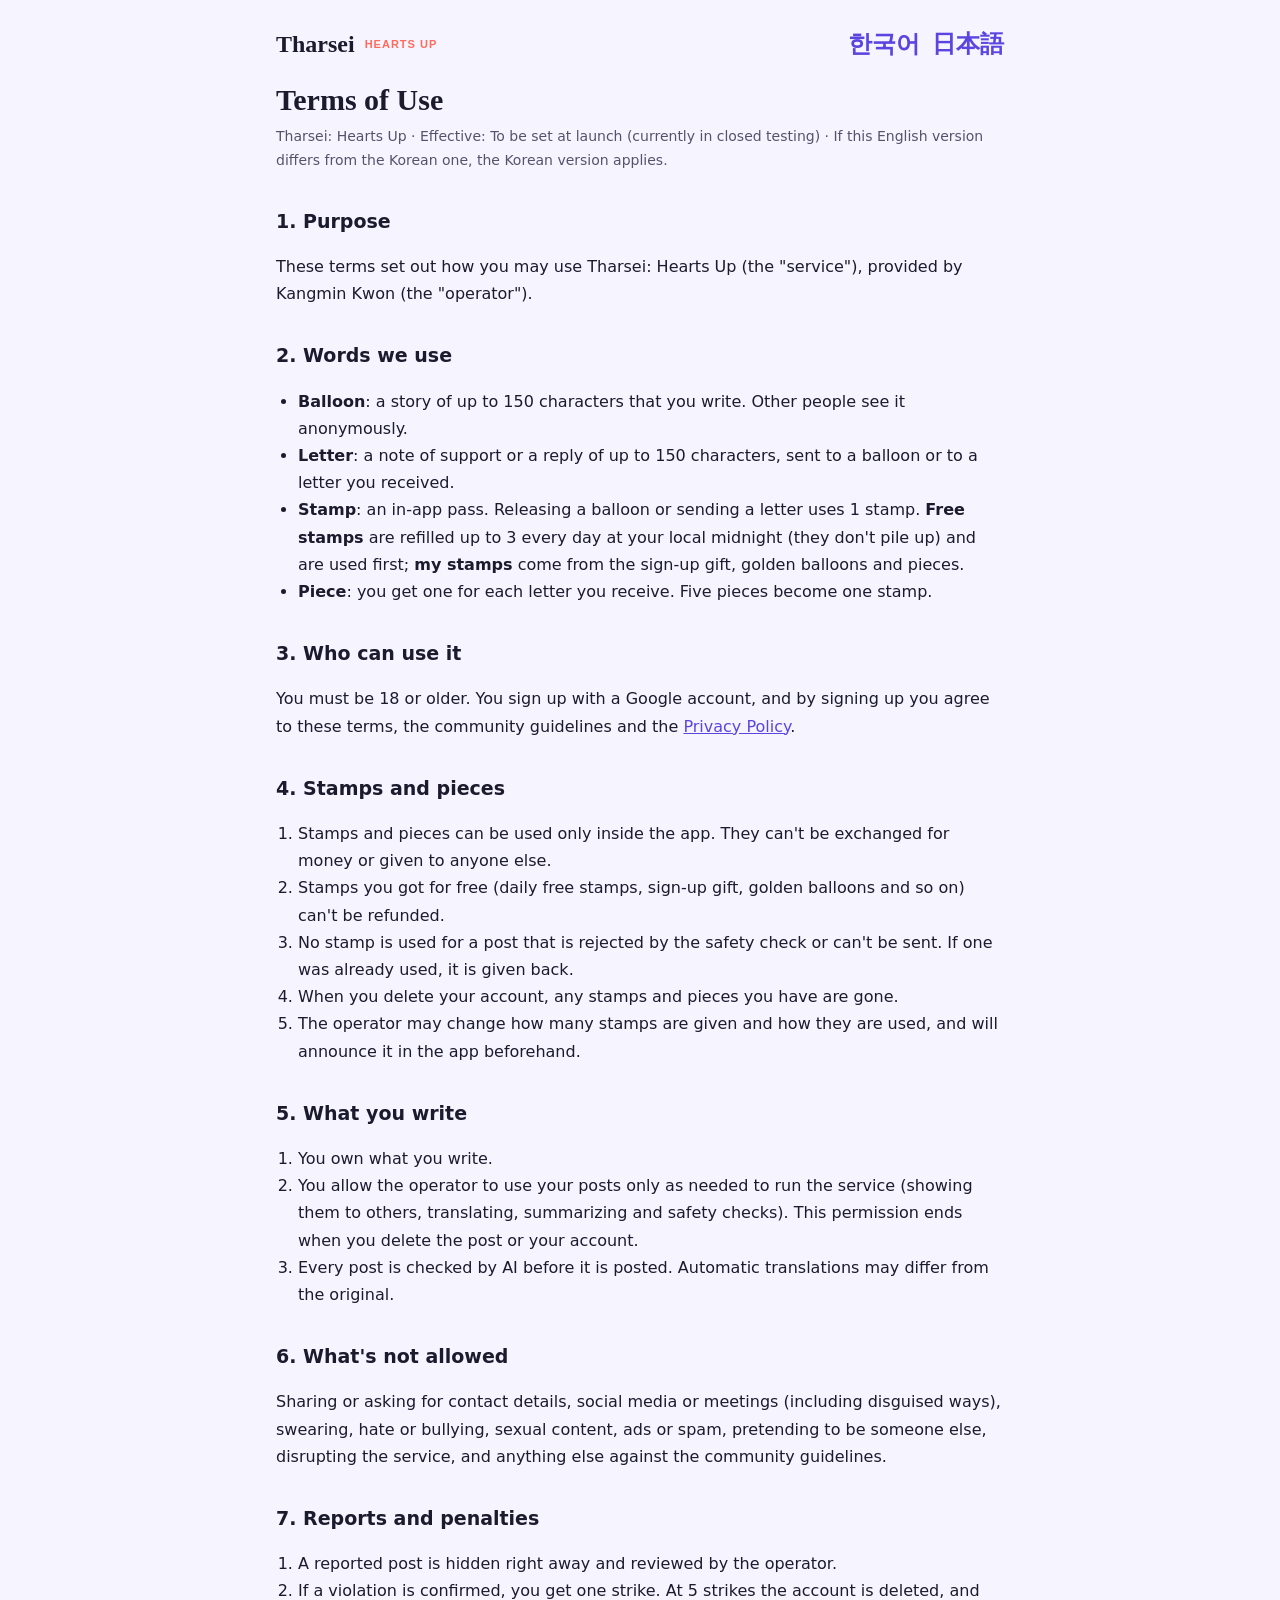
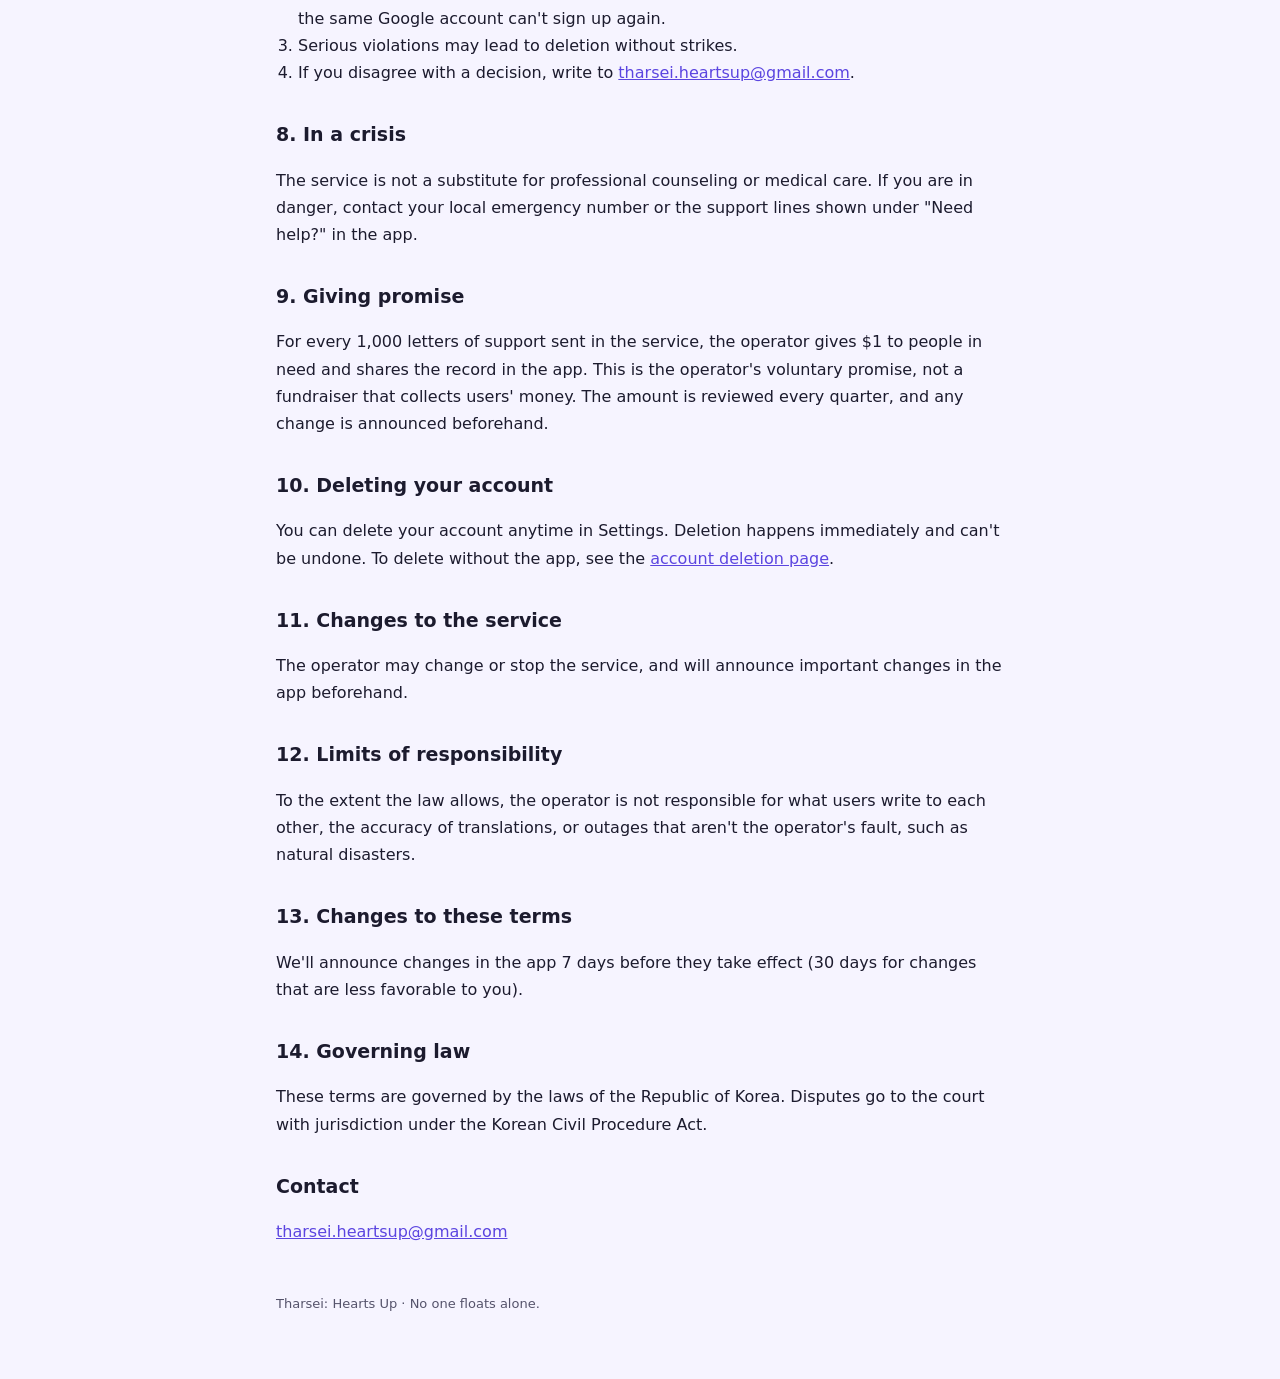
<file: terms/en.html>
<!doctype html>
<html lang="en">
<head>
<meta charset="utf-8">
<meta name="viewport" content="width=device-width, initial-scale=1">
<title>Terms of Use · Tharsei</title>
<link rel="stylesheet" href="../style.css">
</head>
<body>
<main>
<header class="site"><a href="../">Tharsei</a><span class="tag">HEARTS UP</span>
<nav class="lang"><a href="./">한국어</a><a href="ja.html">日本語</a></nav></header>

<h1>Terms of Use</h1>
<p class="meta">Tharsei: Hearts Up · Effective: To be set at launch (currently in closed testing) · If this English version differs from the Korean one, the Korean version applies.</p>

<h2>1. Purpose</h2>
<p>These terms set out how you may use Tharsei: Hearts Up (the "service"), provided by Kangmin Kwon (the "operator").</p>

<h2>2. Words we use</h2>
<ul>
<li><strong>Balloon</strong>: a story of up to 150 characters that you write. Other people see it anonymously.</li>
<li><strong>Letter</strong>: a note of support or a reply of up to 150 characters, sent to a balloon or to a letter you received.</li>
<li><strong>Stamp</strong>: an in-app pass. Releasing a balloon or sending a letter uses 1 stamp. <strong>Free stamps</strong> are refilled up to 3 every day at your local midnight (they don't pile up) and are used first; <strong>my stamps</strong> come from the sign-up gift, golden balloons and pieces.</li>
<li><strong>Piece</strong>: you get one for each letter you receive. Five pieces become one stamp.</li>
</ul>

<h2>3. Who can use it</h2>
<p>You must be 18 or older. You sign up with a Google account, and by signing up you agree to these terms, the community guidelines and the <a href="../privacy/en.html">Privacy Policy</a>.</p>

<h2>4. Stamps and pieces</h2>
<ol>
<li>Stamps and pieces can be used only inside the app. They can't be exchanged for money or given to anyone else.</li>
<li>Stamps you got for free (daily free stamps, sign-up gift, golden balloons and so on) can't be refunded.</li>
<li>No stamp is used for a post that is rejected by the safety check or can't be sent. If one was already used, it is given back.</li>
<li>When you delete your account, any stamps and pieces you have are gone.</li>
<li>The operator may change how many stamps are given and how they are used, and will announce it in the app beforehand.</li>
</ol>

<h2>5. What you write</h2>
<ol>
<li>You own what you write.</li>
<li>You allow the operator to use your posts only as needed to run the service (showing them to others, translating, summarizing and safety checks). This permission ends when you delete the post or your account.</li>
<li>Every post is checked by AI before it is posted. Automatic translations may differ from the original.</li>
</ol>

<h2 id="not-allowed">6. What's not allowed</h2>
<p>Sharing or asking for contact details, social media or meetings (including disguised ways), swearing, hate or bullying, sexual content, ads or spam, pretending to be someone else, disrupting the service, and anything else against the community guidelines.</p>

<h2>7. Reports and penalties</h2>
<ol>
<li>A reported post is hidden right away and reviewed by the operator.</li>
<li>If a violation is confirmed, you get one strike. At 5 strikes the account is deleted, and the same Google account can't sign up again.</li>
<li>Serious violations may lead to deletion without strikes.</li>
<li>If you disagree with a decision, write to <a href="mailto:tharsei.heartsup@gmail.com">tharsei.heartsup@gmail.com</a>.</li>
</ol>

<h2>8. In a crisis</h2>
<p>The service is not a substitute for professional counseling or medical care. If you are in danger, contact your local emergency number or the support lines shown under "Need help?" in the app.</p>

<h2>9. Giving promise</h2>
<p>For every 1,000 letters of support sent in the service, the operator gives $1 to people in need and shares the record in the app. This is the operator's voluntary promise, not a fundraiser that collects users' money. The amount is reviewed every quarter, and any change is announced beforehand.</p>

<h2>10. Deleting your account</h2>
<p>You can delete your account anytime in Settings. Deletion happens immediately and can't be undone. To delete without the app, see the <a href="../delete-account/">account deletion page</a>.</p>

<h2>11. Changes to the service</h2>
<p>The operator may change or stop the service, and will announce important changes in the app beforehand.</p>

<h2>12. Limits of responsibility</h2>
<p>To the extent the law allows, the operator is not responsible for what users write to each other, the accuracy of translations, or outages that aren't the operator's fault, such as natural disasters.</p>

<h2>13. Changes to these terms</h2>
<p>We'll announce changes in the app 7 days before they take effect (30 days for changes that are less favorable to you).</p>

<h2>14. Governing law</h2>
<p>These terms are governed by the laws of the Republic of Korea. Disputes go to the court with jurisdiction under the Korean Civil Procedure Act.</p>

<h2>Contact</h2>
<p><a href="mailto:tharsei.heartsup@gmail.com">tharsei.heartsup@gmail.com</a></p>

<footer>Tharsei: Hearts Up · No one floats alone.</footer>
</main>
</body>
</html>
</file>
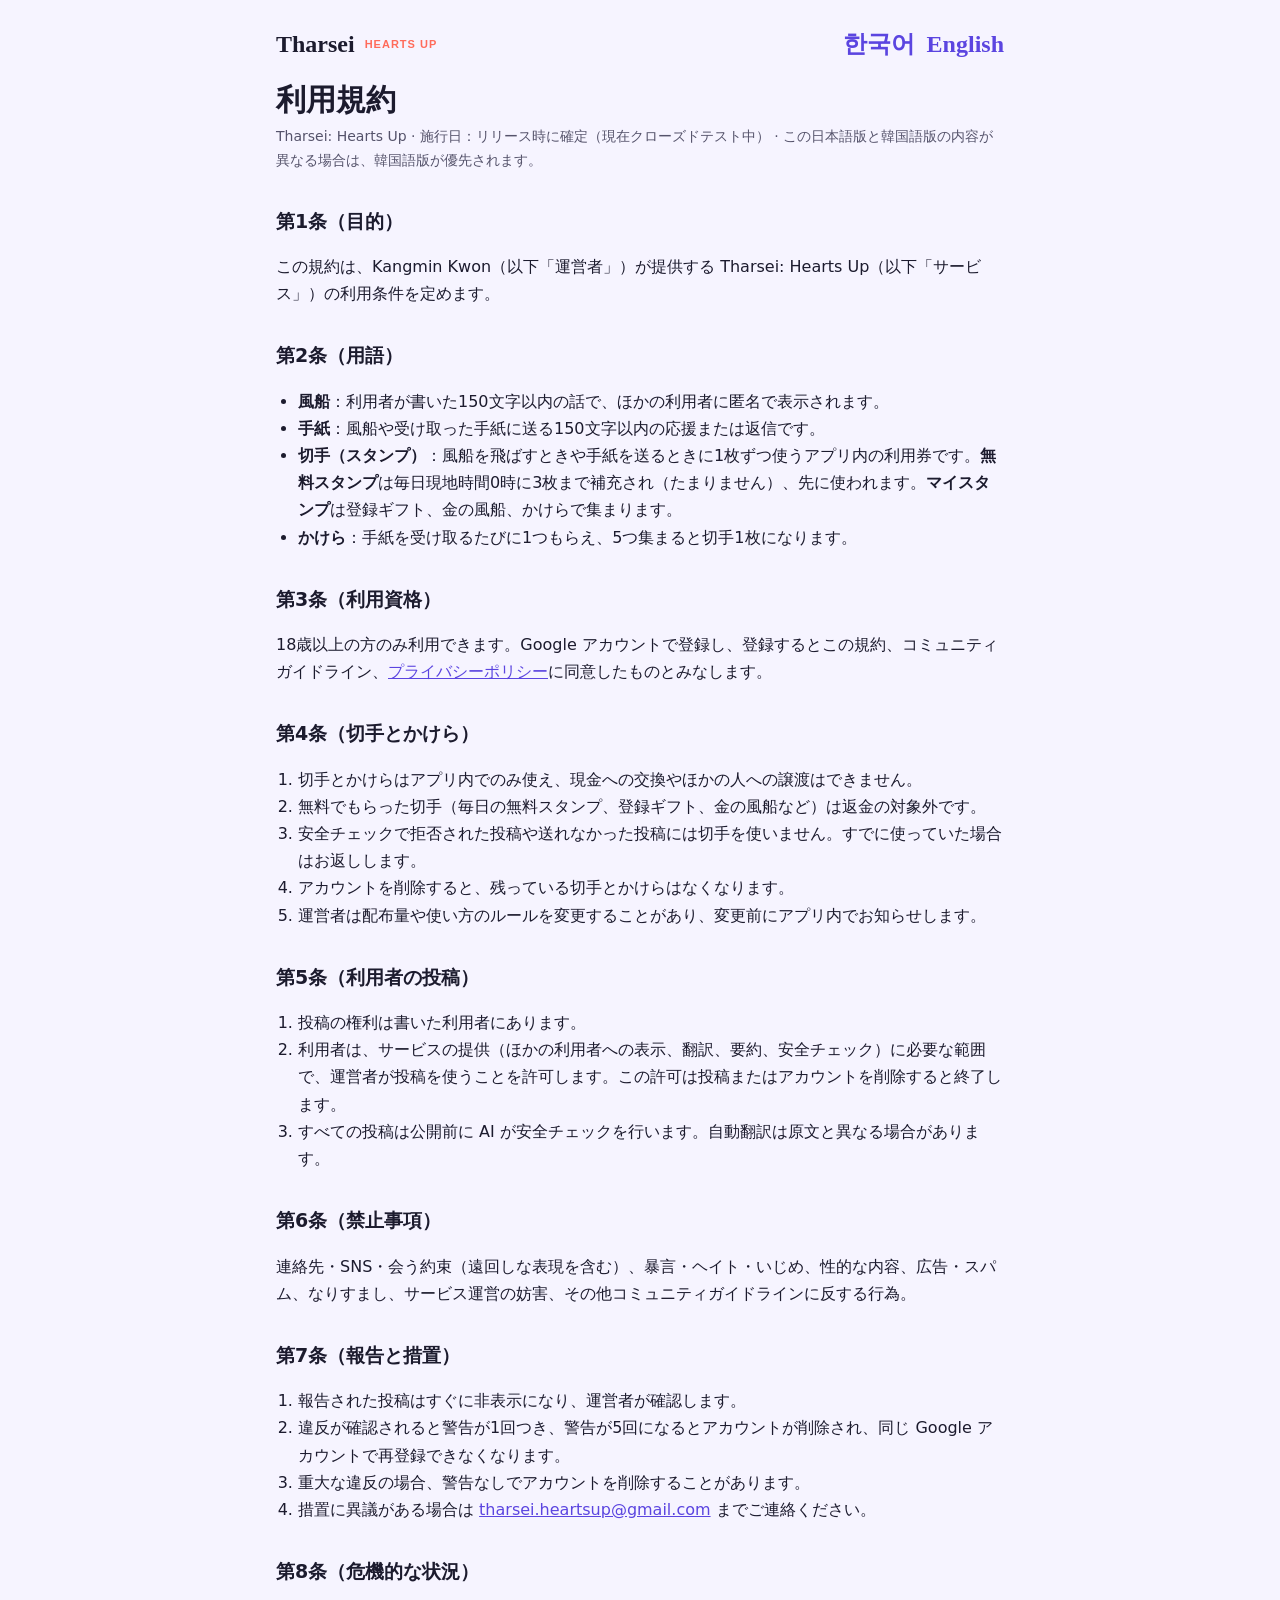
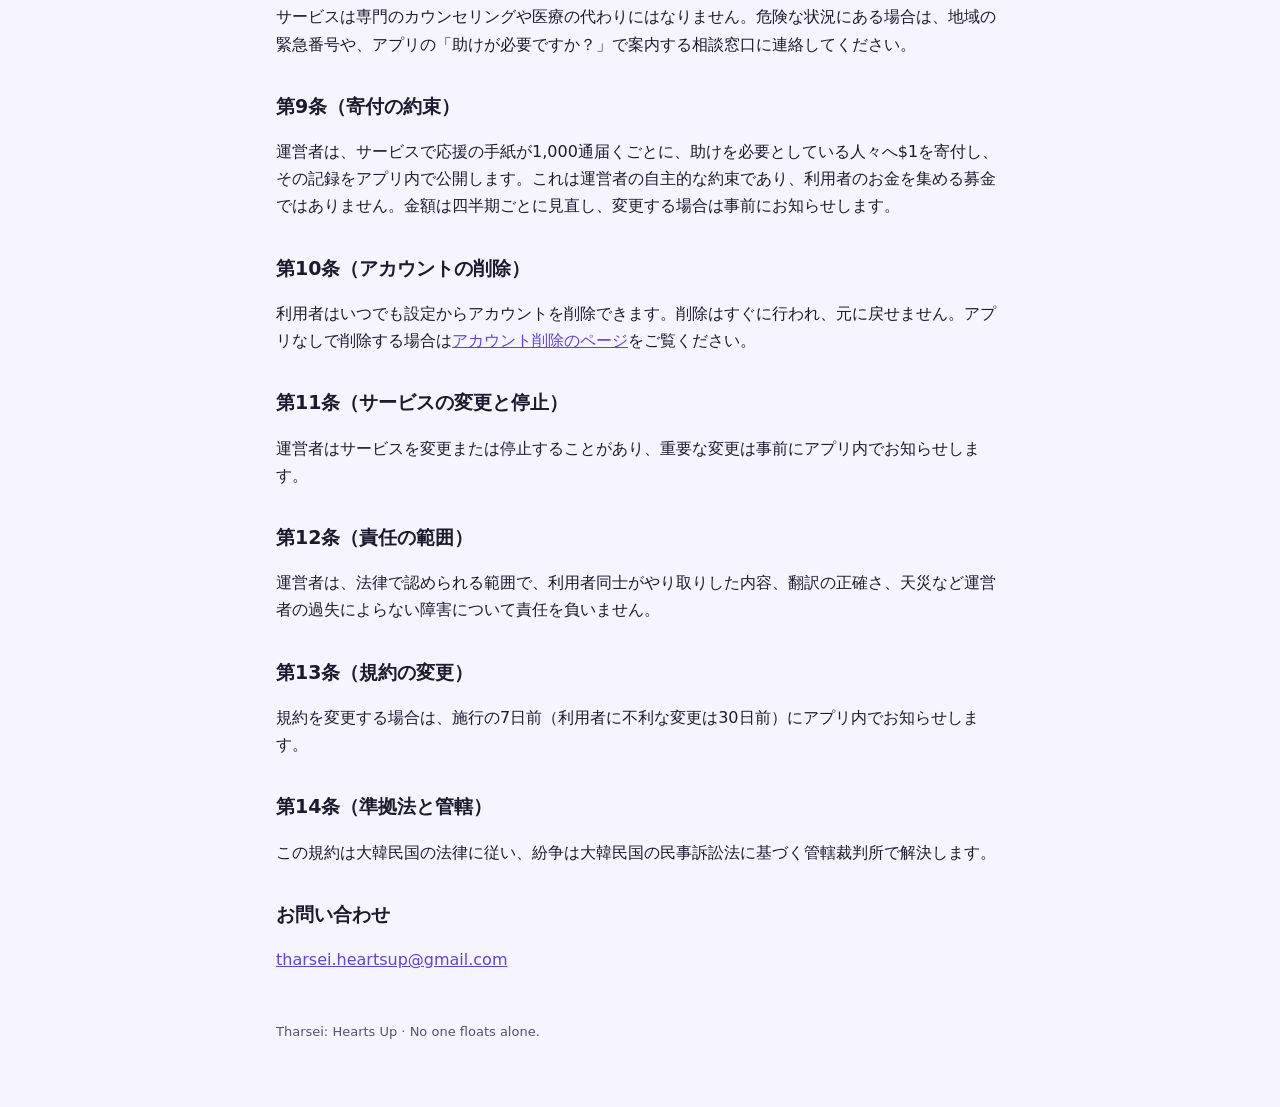
<file: terms/ja.html>
<!doctype html>
<html lang="ja">
<head>
<meta charset="utf-8">
<meta name="viewport" content="width=device-width, initial-scale=1">
<title>利用規約 · Tharsei</title>
<link rel="stylesheet" href="../style.css">
</head>
<body>
<main>
<header class="site"><a href="../">Tharsei</a><span class="tag">HEARTS UP</span>
<nav class="lang"><a href="./">한국어</a><a href="en.html">English</a></nav></header>

<h1>利用規約</h1>
<p class="meta">Tharsei: Hearts Up · 施行日：リリース時に確定（現在クローズドテスト中） · この日本語版と韓国語版の内容が異なる場合は、韓国語版が優先されます。</p>

<h2>第1条（目的）</h2>
<p>この規約は、Kangmin Kwon（以下「運営者」）が提供する Tharsei: Hearts Up（以下「サービス」）の利用条件を定めます。</p>

<h2>第2条（用語）</h2>
<ul>
<li><strong>風船</strong>：利用者が書いた150文字以内の話で、ほかの利用者に匿名で表示されます。</li>
<li><strong>手紙</strong>：風船や受け取った手紙に送る150文字以内の応援または返信です。</li>
<li><strong>切手（スタンプ）</strong>：風船を飛ばすときや手紙を送るときに1枚ずつ使うアプリ内の利用券です。<strong>無料スタンプ</strong>は毎日現地時間0時に3枚まで補充され（たまりません）、先に使われます。<strong>マイスタンプ</strong>は登録ギフト、金の風船、かけらで集まります。</li>
<li><strong>かけら</strong>：手紙を受け取るたびに1つもらえ、5つ集まると切手1枚になります。</li>
</ul>

<h2>第3条（利用資格）</h2>
<p>18歳以上の方のみ利用できます。Google アカウントで登録し、登録するとこの規約、コミュニティガイドライン、<a href="../privacy/ja.html">プライバシーポリシー</a>に同意したものとみなします。</p>

<h2>第4条（切手とかけら）</h2>
<ol>
<li>切手とかけらはアプリ内でのみ使え、現金への交換やほかの人への譲渡はできません。</li>
<li>無料でもらった切手（毎日の無料スタンプ、登録ギフト、金の風船など）は返金の対象外です。</li>
<li>安全チェックで拒否された投稿や送れなかった投稿には切手を使いません。すでに使っていた場合はお返しします。</li>
<li>アカウントを削除すると、残っている切手とかけらはなくなります。</li>
<li>運営者は配布量や使い方のルールを変更することがあり、変更前にアプリ内でお知らせします。</li>
</ol>

<h2>第5条（利用者の投稿）</h2>
<ol>
<li>投稿の権利は書いた利用者にあります。</li>
<li>利用者は、サービスの提供（ほかの利用者への表示、翻訳、要約、安全チェック）に必要な範囲で、運営者が投稿を使うことを許可します。この許可は投稿またはアカウントを削除すると終了します。</li>
<li>すべての投稿は公開前に AI が安全チェックを行います。自動翻訳は原文と異なる場合があります。</li>
</ol>

<h2>第6条（禁止事項）</h2>
<p>連絡先・SNS・会う約束（遠回しな表現を含む）、暴言・ヘイト・いじめ、性的な内容、広告・スパム、なりすまし、サービス運営の妨害、その他コミュニティガイドラインに反する行為。</p>

<h2>第7条（報告と措置）</h2>
<ol>
<li>報告された投稿はすぐに非表示になり、運営者が確認します。</li>
<li>違反が確認されると警告が1回つき、警告が5回になるとアカウントが削除され、同じ Google アカウントで再登録できなくなります。</li>
<li>重大な違反の場合、警告なしでアカウントを削除することがあります。</li>
<li>措置に異議がある場合は <a href="mailto:tharsei.heartsup@gmail.com">tharsei.heartsup@gmail.com</a> までご連絡ください。</li>
</ol>

<h2>第8条（危機的な状況）</h2>
<p>サービスは専門のカウンセリングや医療の代わりにはなりません。危険な状況にある場合は、地域の緊急番号や、アプリの「助けが必要ですか？」で案内する相談窓口に連絡してください。</p>

<h2>第9条（寄付の約束）</h2>
<p>運営者は、サービスで応援の手紙が1,000通届くごとに、助けを必要としている人々へ$1を寄付し、その記録をアプリ内で公開します。これは運営者の自主的な約束であり、利用者のお金を集める募金ではありません。金額は四半期ごとに見直し、変更する場合は事前にお知らせします。</p>

<h2>第10条（アカウントの削除）</h2>
<p>利用者はいつでも設定からアカウントを削除できます。削除はすぐに行われ、元に戻せません。アプリなしで削除する場合は<a href="../delete-account/#ja">アカウント削除のページ</a>をご覧ください。</p>

<h2>第11条（サービスの変更と停止）</h2>
<p>運営者はサービスを変更または停止することがあり、重要な変更は事前にアプリ内でお知らせします。</p>

<h2>第12条（責任の範囲）</h2>
<p>運営者は、法律で認められる範囲で、利用者同士がやり取りした内容、翻訳の正確さ、天災など運営者の過失によらない障害について責任を負いません。</p>

<h2>第13条（規約の変更）</h2>
<p>規約を変更する場合は、施行の7日前（利用者に不利な変更は30日前）にアプリ内でお知らせします。</p>

<h2>第14条（準拠法と管轄）</h2>
<p>この規約は大韓民国の法律に従い、紛争は大韓民国の民事訴訟法に基づく管轄裁判所で解決します。</p>

<h2>お問い合わせ</h2>
<p><a href="mailto:tharsei.heartsup@gmail.com">tharsei.heartsup@gmail.com</a></p>

<footer>Tharsei: Hearts Up · No one floats alone.</footer>
</main>
</body>
</html>
</file>
<file: style.css>
:root {
  --ink: #1c1b2e;
  --muted: #55536b;
  --line: #e7e4f5;
  --bg: #f6f4ff;
  --card: #ffffff;
  --primary: #5b45e0;
  --coral: #ff6b5b;
}
@media (prefers-color-scheme: dark) {
  :root {
    --ink: #eceaf7;
    --muted: #b3b0c8;
    --line: #34314a;
    --bg: #15141f;
    --card: #1e1d2b;
    --primary: #a99bff;
  }
}
* { box-sizing: border-box; }
body {
  margin: 0;
  background: var(--bg);
  color: var(--ink);
  font: 16px/1.7 Inter, system-ui, -apple-system, "Segoe UI", "Noto Sans KR", "Noto Sans JP", sans-serif;
}
main { max-width: 760px; margin: 0 auto; padding: 32px 16px 64px; }
header.site { display: flex; align-items: center; gap: 10px; margin-bottom: 24px; }
header.site a { text-decoration: none; color: var(--ink); font: 600 24px/1 Fraunces, Georgia, serif; }
header.site .tag { font: 700 11px/1 Inter, sans-serif; letter-spacing: 1px; color: var(--coral); }
nav.lang { margin-left: auto; display: flex; gap: 12px; font-size: 14px; }
nav.lang a { color: var(--primary); }
h1 { font: 600 30px/1.3 Fraunces, Georgia, serif; margin: 0 0 6px; }
h2 { font-size: 19px; margin: 32px 0 8px; }
.meta { color: var(--muted); font-size: 14px; margin: 0 0 24px; }
.card { background: var(--card); border: 1px solid var(--line); border-radius: 18px; padding: 20px; margin: 16px 0; }
table { width: 100%; border-collapse: collapse; font-size: 14px; display: block; overflow-x: auto; }
th, td { text-align: left; vertical-align: top; padding: 8px 10px; border-bottom: 1px solid var(--line); min-width: 110px; }
th { color: var(--muted); font-weight: 600; }
a { color: var(--primary); }
ol, ul { padding-left: 22px; }
footer { margin-top: 48px; color: var(--muted); font-size: 13px; }
</file>
